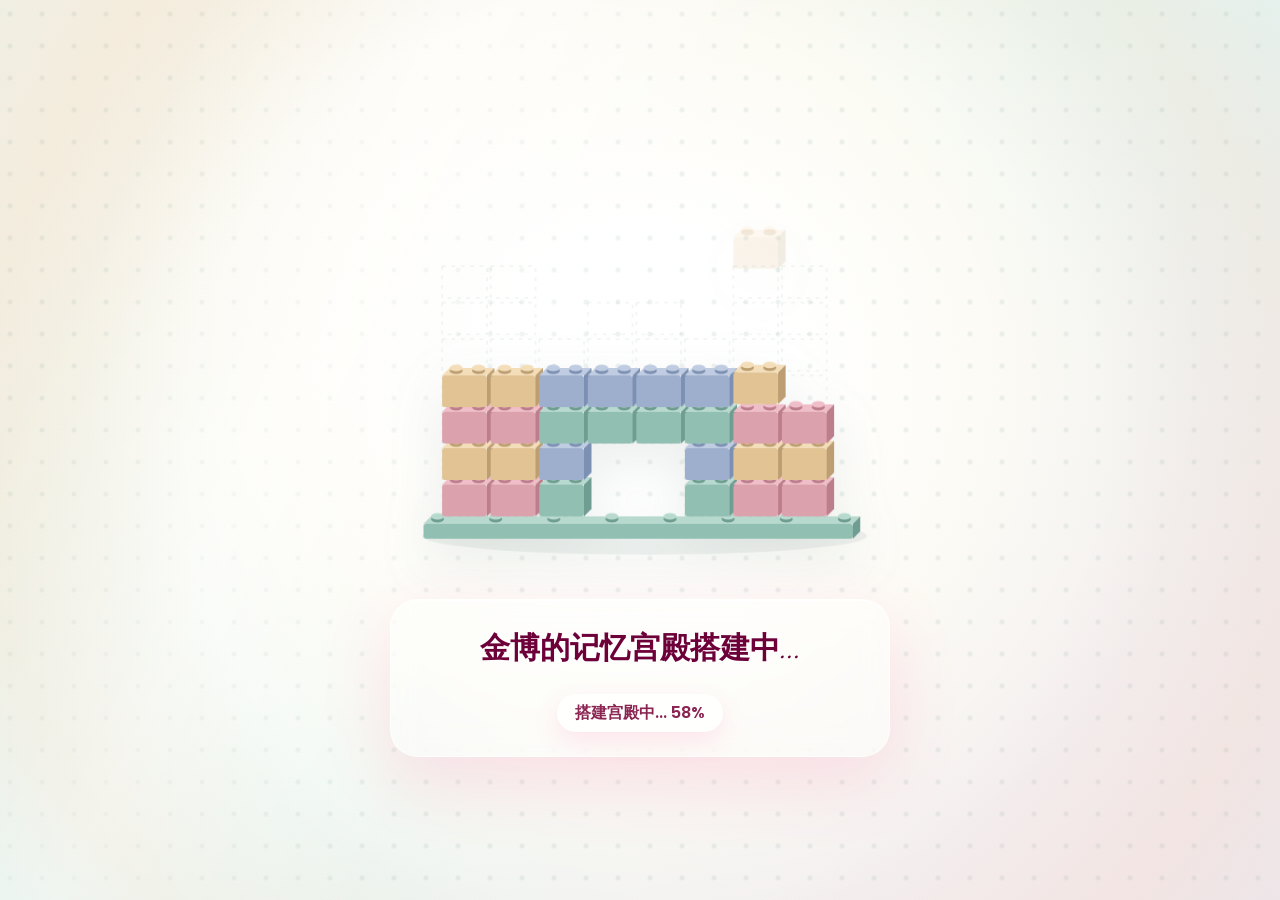
<file: index.html>
<!DOCTYPE html>
<html>

<head>
    <meta charset="utf-8">
    <meta http-equiv="X-UA-Compatible" content="IE=edge">
    <title>Always Following dxy</title>
    <meta name="description" content="">
    <meta name="viewport" content="width=device-width, initial-scale=1">
    <link rel="preconnect" href="https://fonts.googleapis.com">
    <link rel="preconnect" href="https://fonts.gstatic.com" crossorigin>
    <link href="https://fonts.googleapis.com/css2?family=Pacifico&family=Dancing+Script:wght@700&family=Poppins&display=swap" rel="stylesheet">
    <link rel="stylesheet" type="text/css" href="fliptimer/fliptimer.css">
    <script type="text/javascript" src="fliptimer/fliptimer.js"></script>
    <style>
        /* 原CSS文件内容开始 */
        * {
            margin: 0;
            padding: 0;
            box-sizing: border-box;
        }

        body,
        html {
            margin: 0;
            padding: 0;
            height: 100%;
            overflow: hidden;
        }

        body {
            font-family: 'Poppins', sans-serif;
        }

        /* 全屏 Loading 遮罩 */
        #loading-screen {
            position: fixed;
            top: 0;
            left: 0;
            width: 100%;
            height: 100%;
            background:
                radial-gradient(circle at 50% 42%, #ffffff 0 18%, rgba(255, 252, 245, 0.82) 42%, transparent 68%),
                linear-gradient(135deg, #fbf3e7 0%, #edf7f2 50%, #f8e9ee 100%);
            display: flex;
            justify-content: center;
            align-items: center;
            flex-direction: column;
            font-size: 2rem;
            font-weight: bold;
            color: #5e1230;
            z-index: 9999;
            overflow: hidden;
            /* 最后 0.3 秒淡出，包含在固定的 3 秒开场中。 */
            transition: opacity 0.3s ease-out, visibility 0.3s ease-out, transform 0.3s ease-out;
        }

        #loading-screen::before,
        #loading-screen::after {
            content: "";
            position: absolute;
            inset: -18%;
            pointer-events: none;
            z-index: 0;
        }

        #loading-screen::before {
            background:
                linear-gradient(115deg, transparent 0 22%, rgba(255, 255, 255, 0.58) 34%, transparent 47%),
                radial-gradient(circle, rgba(111, 155, 144, 0.12) 2px, transparent 3px) 0 0 / 32px 32px;
            animation: openingSheen 6s ease-in-out infinite;
        }

        #loading-screen::after {
            background:
                radial-gradient(circle at center, transparent 0 43%, rgba(210, 181, 137, 0.12) 62%, rgba(112, 189, 180, 0.08) 74%, transparent 76%);
            animation: openingHalo 4.8s ease-in-out infinite;
        }

        /* 隐藏 loading 画面 */
        #loading-screen.hidden {
            opacity: 0;
            visibility: hidden;
            transform: scale(1.02);
        }

        /* 包裹容器 */
        .loading-content {
            position: absolute;
            inset: 0;
            display: flex;
            flex-direction: column;
            align-items: center;
            justify-content: center;
            width: 100%;
            height: 100%;
            isolation: isolate;
            z-index: 1;
        }

        /* 积木宫殿与文字上下排列，搭建过程完整可见 */
        #palaceCanvas {
            width: min(80vw, 64vh, 560px);
            aspect-ratio: 5 / 4;
            display: block;
            margin-bottom: 8px;
            filter: drop-shadow(0 20px 26px rgba(111, 135, 126, 0.12));
        }

        /* 加载文字容器 */
        .loading-text {
            position: relative;
            text-align: center;
            width: min(82vw, 500px);
            padding: 28px 34px 24px;
            border: 1px solid rgba(255, 255, 255, 0.68);
            border-radius: 28px;
            background: rgba(255, 255, 255, 0.42);
            box-shadow: 0 24px 70px rgba(255, 66, 136, 0.14), inset 0 1px 0 rgba(255, 255, 255, 0.8);
            backdrop-filter: blur(12px);
            -webkit-backdrop-filter: blur(12px);
        }

        /* 主标题文字 - 使用更浪漫的手写字体 */
        .main-text {
            font-family: 'Dancing Script', 'Pacifico', cursive;
            font-size: clamp(1.5rem, 2.4vw, 1.9rem);
            color: #6d0039;
            font-weight: 700;
            margin-bottom: 14px;
            text-shadow: 0 8px 24px rgba(255, 255, 255, 0.9);
            letter-spacing: 0;
            white-space: normal;
            animation: textGlow 2.4s ease-in-out infinite;
        }

        /* 进度文字 */
        .progress-text {
            font-family: 'Poppins', sans-serif;
            position: relative;
            display: inline-flex;
            min-width: 148px;
            justify-content: center;
            padding: 9px 18px;
            border-radius: 999px;
            background: rgba(255, 255, 255, 0.74);
            color: #8b2451;
            font-size: clamp(0.86rem, 2vw, 1.02rem);
            font-weight: 600;
            line-height: 1.2;
            box-shadow: 0 10px 26px rgba(255, 80, 145, 0.13);
            text-shadow: 0 1px 2px rgba(255, 255, 255, 0.9);
        }

        @keyframes openingSheen {
            0%, 100% {
                transform: translateX(-5%) rotate(0.001deg);
                opacity: 0.55;
            }
            50% {
                transform: translateX(5%) rotate(0.001deg);
                opacity: 0.9;
            }
        }

        @keyframes openingHalo {
            0%, 100% {
                transform: scale(0.98);
                opacity: 0.64;
            }
            50% {
                transform: scale(1.06);
                opacity: 1;
            }
        }

        @keyframes textGlow {
            0%, 100% {
                filter: drop-shadow(0 0 0 rgba(255, 88, 148, 0));
            }
            50% {
                filter: drop-shadow(0 10px 18px rgba(255, 88, 148, 0.18));
            }
        }

        /* Loading 文字 */
        .loading-text {
            text-align: center;
        }

        /* 添加白色蒙版 */
        section::before {
            content: "";
            position: fixed;
            top: 0;
            left: 0;
            width: 100%;
            height: 100%;
            background: rgba(0, 0, 0, 0.2);
            z-index: 1;
        }

        /* 居中文字 */
        .overlay-div {
            width: 100%;
            position: fixed;
            top: 50%;
            left: 50%;
            transform: translate(-50%, -50%);
            color: rgb(255, 255, 255);
            z-index: 2;
            text-align: center;
            vertical-align: middle;
            display: flex;
            flex-direction: column;
            justify-content: center;
            align-items: center;
        }

        .overlay-text {
            font-weight: bold;
            font-size: 5vw;
        }

        .small-font {
            font-size: 2vw;
        }

        section {
            position: fixed;
            top: 0;
            left: 0;
            width: 100%;
            height: 100%;
            z-index: -1;
        }

        section {
            width: 100%;
            /* margin: 3vw auto; */
        }

        h1 {
            text-align: center;
            margin-bottom: 3vw;
            font-size: 3vw;
            text-transform: capitalize;
        }

        .images-gallery {
            position: relative;
            overflow: hidden;
            /* 隐藏滚动条 */
            height: 100vh;
        }

        /* 照片轨道：用 transform 整体上移，滚动不触发重排 */
        .gallery-track {
            position: absolute;
            top: 0;
            left: 0;
            width: 100%;
            will-change: transform;
        }

        /* 照片按预先算好的位置和尺寸绝对定位，加载前后不跳动 */
        .gallery-item {
            position: absolute;
            display: block;
            object-fit: cover;
            background: #f6dbe4;
        }

        @media screen and (max-width: 768px) {
            .overlay-text {
                font-size: 7vw;
            }
            .images-gallery {
                width: 100vw;
            }
            #palaceCanvas {
                width: min(88vw, 430px);
                max-width: 70vh;
            }
            .main-text {
                font-size: 1.82rem;
            }
            .progress-text {
                font-size: 0.92rem;
            }
        }

        @media screen and (max-width: 576px) {
            .overlay-text {
                font-size: 8vw;
            }
            .loading-content {
                width: 100vw;
            }
            #palaceCanvas {
                width: min(92vw, 360px, 70vh);
            }
            .loading-text {
                width: min(calc(100vw - 40px), 340px);
                padding: 18px 18px 17px;
                border-radius: 22px;
                background: rgba(255, 255, 255, 0.74);
                backdrop-filter: none;
                -webkit-backdrop-filter: none;
            }
            .main-text {
                font-size: clamp(1.2rem, 5vw, 1.34rem);
            }
            .progress-text {
                min-width: 128px;
                font-size: 0.84rem;
            }
        }
        /* 原CSS文件内容结束 */

        /* 原HTML中的style内容 */
        * {
            margin: 0;
            padding: 0;
            box-sizing: border-box;
            font-family: 'Poppins', 'Segoe UI', sans-serif;
        }
        
        :root {
            --primary: #ff3b8d;
            --secondary: #ff8cc6;
            --dark: #6d0039;
            --light: #fff9fb;
            --nav-height: 70px;
        }
        
        body {
            background: linear-gradient(135deg, #ffd8e9, #ffeef5);
            min-height: 100vh;
            color: #333;
            overflow-x: hidden;
            position: relative;
        }
        
        /* 导航栏样式 */
        .navbar {
            position: fixed;
            top: 0;
            left: 0;
            width: 100%;
            height: var(--nav-height);
            display: flex;
            align-items: center;
            justify-content: space-between;
            padding: 0 40px;
            background: rgba(255, 255, 255, 0.9);
            backdrop-filter: blur(10px);
            box-shadow: 0 5px 20px rgba(0, 0, 0, 0.1);
            z-index: 1000;
        }
        
        .logo {
            display: flex;
            align-items: center;
            gap: 12px;
            font-weight: 700;
            font-size: 1.4rem;
            color: var(--dark);
        }
        
        .logo-img {
            height: 45px;
            width: auto;
            border-radius: 8px;
        }
        
        .nav-links {
            display: flex;
            gap: 15px;
        }
        
        .nav-link {
            text-decoration: none;
            padding: 8px 18px;
            border-radius: 30px;
            font-weight: 500;
            color: var(--dark);
            transition: all 0.3s ease;
            background: rgba(255, 255, 255, 0.7);
            border: 1px solid rgba(0, 0, 0, 0.05);
        }
        
        .nav-link:hover, .nav-link.active {
            background: var(--primary);
            color: white;
        }
        
        /* 主内容区 */
        .container {
            padding-top: var(--nav-height);
            min-height: 100vh;
            display: flex;
            flex-direction: column;
            align-items: center;
            justify-content: center;
            padding: 30px;
            text-align: center;
        }
        
        #mainImage {
            width: 180px;
            height: 180px;
            margin-bottom: 30px;
            animation: float 3s ease-in-out infinite;
            filter: drop-shadow(0 10px 20px rgba(255, 59, 141, 0.4));
        }
        
        h1 {
            color: var(--dark);
            font-size: 2.8rem;
            margin-bottom: 40px;
            text-shadow: 0 2px 4px rgba(0,0,0,0.1);
        }
        
        .buttons {
            display: flex;
            gap: 30px;
            margin-top: 20px;
        }
        
        button {
            padding: 15px 40px;
            font-size: 1.4rem;
            font-weight: 600;
            border: none;
            border-radius: 50px;
            cursor: pointer;
            transition: all 0.3s ease;
            box-shadow: 0 5px 15px rgba(0,0,0,0.1);
        }
        
        #yes {
            background: var(--primary);
            color: white;
        }
        
        #yes:hover {
            background: var(--dark);
            transform: translateY(-5px);
            box-shadow: 0 10px 25px rgba(255, 59, 141, 0.5);
        }
        
        #no {
            background: #f5f5f5;
            color: #666;
        }
        
        #no:hover {
            background: #e0e0e0;
            transform: translateY(-5px);
        }
        
        /* 动画效果 */
        @keyframes float {
            0% { transform: translateY(0px) rotate(0deg); }
            50% { transform: translateY(-15px) rotate(5deg); }
            100% { transform: translateY(0px) rotate(0deg); }
        }
        
        @keyframes pulse {
            0% { transform: scale(1); }
            70% { transform: scale(1.1); }
            100% { transform: scale(1); }
        }
        
        /* 响应式设计 */
        @media (max-width: 768px) {
            :root {
                --nav-height: 142px;
            }

            .navbar {
                height: var(--nav-height);
                align-items: stretch;
                justify-content: center;
                flex-direction: column;
                gap: 8px;
                padding: 10px 14px;
            }

            .logo {
                justify-content: center;
                font-size: 1.05rem;
                gap: 8px;
            }

            .logo-img {
                height: 32px;
            }
            
            .nav-links {
                display: flex;
                flex-wrap: wrap;
                justify-content: center;
                gap: 8px;
                width: min(100%, 430px);
            }
            
            .nav-link {
                flex: 0 0 calc((100% - 16px) / 3); /* 固定 1/3 宽，始终 3 + 2 两行 */
                display: flex;
                align-items: center;
                justify-content: center;
                min-height: 34px;
                padding: 7px 4px;
                border-radius: 12px;
                font-size: min(0.82rem, 3.4vw);
                line-height: 1.15;
                text-align: center;
                white-space: nowrap;
            }
            
            h1 {
                font-size: 2.2rem;
            }
            
            #mainImage {
                width: 150px;
                height: 150px;
            }
            
            .buttons {
                gap: 20px;
            }
            
            button {
                padding: 12px 30px;
                font-size: 1.2rem;
            }
        }
        
        @media (max-width: 480px) {
            :root {
                --nav-height: 142px;
            }

            .navbar {
                padding: 10px 12px 12px;
                gap: 9px;
            }

            .logo span {
                display: inline;
                font-size: 0.95rem;
            }

            .nav-link {
                min-height: 34px;
                padding: 7px 4px;
                font-size: min(0.82rem, 3.4vw);
            }
            
            h1 {
                font-size: 1.8rem;
            }
            
            #mainImage {
                width: 120px;
                height: 120px;
            }
            
            .buttons {
                flex-direction: column;
                gap: 15px;
            }
        }
    </style>
</head>

<body>
    <nav class="navbar">
        <div class="logo">
            <img src="./images2/logo.png" alt="Logo" class="logo-img">
            <span>Always Following dxy</span>
        </div>
        <div class="nav-links">
            <a href="index.html" class="nav-link active">首页</a>
            <a href="game.html" class="nav-link">互动小游戏</a>
            <a href="heart.html" class="nav-link">瞅瞅金博的心脏</a>
            <a href="message.html" class="nav-link">给金博递纸条</a>
            <a href="fortune.html" class="nav-link">今日运势</a>
        </div>
    </nav>

    <div id="loading-screen">
        <div class="loading-content">
            <canvas id="palaceCanvas" aria-hidden="true"></canvas>
            <div class="loading-text">
                <div class="main-text">金博的记忆宫殿搭建中...</div>
                <div id="progress-text" class="progress-text" role="status">搭建宫殿中... 0%</div>
            </div>
        </div>
    </div>

    <div class="overlay-div">
        <div class="overlay-text">邂逅丁香鱼🥰</div>
        <div id="fliptimer" class="fliptimer"></div>
    </div>

    <section>
        <div class="images-gallery" id="images-gallery">
            <div class="gallery-track" id="gallery-track"></div>
        </div>
    </section>

    <script>
        var startTime = new Date("2026-09-28T20:57:00").getTime() / 1000 - 86400; // 目标时间
        let body = document.body;
        var flipdown = new FlipTimer(startTime).start()
        body.querySelector('#fliptimer').classList.toggle('fliptimer__theme-light');

        document.addEventListener("DOMContentLoaded", function () {
            const gallery = document.getElementById("images-gallery");
            const track = document.getElementById("gallery-track");
            const loadingScreen = document.getElementById("loading-screen");
            const shouldSkipIntro = new URLSearchParams(window.location.search).get("skipIntro") === "1";

            const isMobileViewport = window.matchMedia("(max-width: 768px)").matches;
            const scrollSpeed = isMobileViewport ? 18 : 42; // px/s
            let scrollPosition = 0; // 记录当前滚动位置
            let lastScrollTime = null;
            let isLoaded = false; // 是否已进入首页

            const canvas = document.getElementById("palaceCanvas");
            const ctx = canvas.getContext("2d");
            const canvasWidth = 600;
            const canvasHeight = 480;
            const dpr = Math.min(window.devicePixelRatio || 1, 1.5);
            canvas.width = canvasWidth * dpr;
            canvas.height = canvasHeight * dpr;
            ctx.setTransform(dpr, 0, 0, dpr, 0, 0);
            const reducedMotion = window.matchMedia("(prefers-reduced-motion: reduce)").matches;
            let progressValue = 0;
            let displayedProgress = -1;
            let isIntroAnimating = !shouldSkipIntro;
            let photosSettled = 0;
            let photosLoaded = 0;
            let loadingStartTime = performance.now();
            const loadingDuration = 3000; // 固定开场时长，不等待照片网络请求
            const introFadeDuration = 300; // 淡出也计入开场时长

            const blockColors = [
                { front: "#dba1ad", top: "#efbec8", side: "#bd7e8c" },
                { front: "#91bfb2", top: "#b8dace", side: "#709d91" },
                { front: "#e1c394", top: "#f4deb9", side: "#bd9e72" },
                { front: "#9eafcd", top: "#c0cce1", side: "#7b90b2" }
            ];
            const blocks = [];
            // 从地基向上搭起两座塔楼，中央留出宫殿入口。
            for (let row = 0; row < 7; row++) {
                for (let column = 0; column < 8; column++) {
                    const tower = column < 2 || column > 5;
                    if (row < 2 && (column === 3 || column === 4)) continue;
                    if (row > 4 && !tower && !(row === 5 && (column === 3 || column === 4))) continue;
                    blocks.push({
                        x: 88 + column * 52,
                        y: 366 - row * 39,
                        color: blockColors[tower ? (row % 2 === 0 ? 0 : 2) : (row % 2 === 0 ? 1 : 3)]
                    });
                }
            }

            function drawBlock(x, y, width, height, color, alpha = 1) {
                ctx.save();
                ctx.globalAlpha = alpha;
                ctx.fillStyle = color.top;
                ctx.beginPath();
                ctx.moveTo(x, y);
                ctx.lineTo(x + 8, y - 8);
                ctx.lineTo(x + width + 8, y - 8);
                ctx.lineTo(x + width, y);
                ctx.closePath();
                ctx.fill();
                ctx.fillStyle = color.side;
                ctx.beginPath();
                ctx.moveTo(x + width, y);
                ctx.lineTo(x + width + 8, y - 8);
                ctx.lineTo(x + width + 8, y + height - 8);
                ctx.lineTo(x + width, y + height);
                ctx.closePath();
                ctx.fill();
                ctx.fillStyle = color.front;
                ctx.beginPath();
                ctx.roundRect(x, y, width, height, 3);
                ctx.fill();
                // 顶部凸点让每一块都像真正的拼插积木。
                for (let stud = 0; stud < Math.min(8, Math.round(width / 24)); stud++) {
                    const studX = x + 15 + stud * (width - 24) / Math.max(1, Math.min(8, Math.round(width / 24)) - 1);
                    ctx.fillStyle = color.side;
                    ctx.beginPath();
                    ctx.ellipse(studX, y - 5, 7, 3.5, 0, 0, Math.PI * 2);
                    ctx.fill();
                    ctx.fillStyle = color.top;
                    ctx.beginPath();
                    ctx.ellipse(studX, y - 8, 7, 3.5, 0, 0, Math.PI * 2);
                    ctx.fill();
                }
                ctx.restore();
            }

            function drawPalace() {
                ctx.clearRect(0, 0, canvasWidth, canvasHeight);
                ctx.fillStyle = "rgba(100, 130, 119, 0.1)";
                ctx.beginPath();
                ctx.ellipse(305, 421, 238, 20, 0, 0, Math.PI * 2);
                ctx.fill();
                drawBlock(68, 408, 460, 16, blockColors[1]);
                // 淡淡的施工轮廓，随着积木落下被填满。
                ctx.save();
                ctx.strokeStyle = "rgba(129, 153, 144, 0.18)";
                ctx.setLineDash([4, 6]);
                blocks.forEach((block) => ctx.strokeRect(block.x, block.y, 48, 34));
                ctx.restore();
                const built = progressValue * blocks.length;
                blocks.forEach((block, index) => {
                    const local = Math.min(1, Math.max(0, built - index));
                    if (local <= 0) return;
                    const fall = reducedMotion ? 0 : Math.pow(1 - local, 3) * 125;
                    drawBlock(block.x, block.y - fall, 48, 34, block.color, Math.min(1, local * 3));
                });
                if (progressValue < 0.99 && !reducedMotion) {
                    const next = blocks[Math.floor(built)];
                    if (next) drawBlock(next.x, next.y - 145 + Math.sin(performance.now() / 450) * 5, 48, 34, next.color, 0.18);
                }
                // 最后一块落下后，宫殿入口亮起暖光。
                if (progressValue > 0.94) {
                    ctx.fillStyle = `rgba(241, 196, 104, ${(progressValue - 0.94) / 0.06 * 0.35})`;
                    ctx.beginPath();
                    ctx.roundRect(244, 329, 100, 72, [24, 24, 0, 0]);
                    ctx.fill();
                }
            }

            function revealGallery() {
                isIntroAnimating = false;
                loadingScreen.classList.add("hidden");
                isLoaded = true;
                requestAnimationFrame(autoScroll);
            }

            function renderIntro() {
                if (!isIntroAnimating) return;
                progressValue = Math.min(1, (performance.now() - loadingStartTime) / (loadingDuration - introFadeDuration));
                updateLoadingText(Math.floor(progressValue * 100));
                drawPalace();
                if (progressValue < 1) {
                    requestAnimationFrame(renderIntro);
                    return;
                }
                finishIntro();
            }

            function finishIntro() {
                if (!isIntroAnimating) return;
                progressValue = 1;
                updateLoadingText(100);
                drawPalace();
                revealGallery();
            }

            // 照片高宽比（images/photo1.jpg ~ photoN.jpg），用于加载前就排好版，避免图片加载后跳动
            const PHOTO_RATIOS = [
                1.333, 0.750, 0.751, 1.000, 1.333, 1.333, 1.333, 1.333, 1.332, 1.332, 1.333, 1.333, 1.501, 1.333, 1.332, 1.333, 1.333, 1.332, 1.333, 1.332, 1.335, 1.333, 1.333, 1.357, 1.333, 0.734, 1.332, 1.333, 1.333, 1.332, 1.333, 1.332, 0.738, 1.333, 0.750, 0.751, 1.333, 0.861, 1.333
            ];
            const photoUrls = PHOTO_RATIOS.map((_, i) => `./images/photo${i + 1}.jpg`);
            const GALLERY_GAP = 2; // 照片间距 px
            const BUFFER_SCREENS = 2; // 提前排好下方两屏，留足加载和解码时间

            let columnCount = 3;
            let columnWidth = 0;
            let columnHeights = [];
            let viewportHeight = 0;
            let galleryItems = []; // 屏幕内及下方缓冲区的照片：{ index, bottom, el }
            const lastShownAt = new Array(photoUrls.length).fill(0);
            let placedCount = 0;
            const photoCache = new Map(); // 保留预加载图片，复用浏览器缓存和解码结果

            function photoSource(index) {
                // 手机固定使用 600px 版本；桌面根据显示尺寸选择，预加载与实际展示使用相同 URL。
                const useThumbnail = window.matchMedia("(max-width: 768px)").matches ||
                    columnWidth * (window.devicePixelRatio || 1) <= 600;
                return useThumbnail ? photoUrls[index].replace("/images/", "/images/thumb/") : photoUrls[index];
            }

            function preloadPhoto(index) {
                const source = photoSource(index);
                if (photoCache.has(source)) return photoCache.get(source).promise;
                const image = new Image();
                image.decoding = "async";
                const entry = { image, status: "loading", promise: null };
                entry.promise = new Promise((resolve) => {
                    image.onload = async () => {
                        try {
                            await image.decode();
                            entry.status = "ready";
                            resolve(true);
                        } catch {
                            entry.status = "error";
                            resolve(false);
                        }
                    };
                    image.onerror = () => {
                        entry.status = "error";
                        resolve(false);
                    };
                    image.src = source;
                });
                photoCache.set(source, entry);
                return entry.promise;
            }

            async function preloadPhotos() {
                const initial = [...new Set(galleryItems.map((item) => item.index))];
                const queue = [...initial, ...photoUrls.map((_, index) => index).filter((index) => !initial.includes(index))];
                let cursor = 0;
                async function worker() {
                    while (cursor < queue.length) {
                        const index = queue[cursor++];
                        if (await preloadPhoto(index)) photosLoaded++;
                        photosSettled++;
                    }
                }
                await Promise.all(Array.from({ length: 4 }, worker));
                if (photosLoaded > 0 && photosLoaded < photoUrls.length) {
                    // 个别照片失败时，重新用已缓存的照片排版，避免空白或损坏图片。
                    lastGalleryWidth = 0;
                    relayoutGallery();
                }
                // 在后台提前完成画廊节点解码，不阻塞固定时长的开场。
                await Promise.all(galleryItems.map((item) => item.el.decode().catch(() => {})));
            }

            // 手机端两列，电脑端三列；新照片从当前滚动位置开始排
            function layoutColumns() {
                columnCount = window.matchMedia("(max-width: 768px)").matches ? 2 : 3;
                columnWidth = (gallery.clientWidth - GALLERY_GAP * (columnCount - 1)) / columnCount;
                columnHeights = new Array(columnCount).fill(scrollPosition);
                viewportHeight = gallery.clientHeight;
            }

            // **选图：排除所有还在页面上的照片，再从最久没出现过的一半里随机挑，保证同屏不重复**
            function pickPhoto() {
                const onPage = new Set(galleryItems.map((item) => item.index));
                const available = photoUrls.map((_, i) => i).filter((i) => photoCache.get(photoSource(i))?.status !== "error");
                let candidates = available.filter((i) => !onPage.has(i));
                if (candidates.length === 0) candidates = available;
                candidates.sort((a, b) => lastShownAt[a] - lastShownAt[b]);
                const pool = candidates.slice(0, Math.max(1, Math.ceil(candidates.length / 2)));
                return pool[Math.floor(Math.random() * pool.length)];
            }

            // 新照片总是放进当前最短的一列，这样照片出现顺序和它在屏幕上的上下位置一致
            function addPhoto() {
                const column = columnHeights.indexOf(Math.min(...columnHeights));
                const index = pickPhoto();
                const top = columnHeights[column];
                const height = Math.round(columnWidth * PHOTO_RATIOS[index]);

                const img = document.createElement("img");
                img.className = "gallery-item";
                img.src = photoSource(index);
                img.alt = "";
                img.decoding = "async";
                img.loading = "eager";
                img.fetchPriority = isLoaded ? "auto" : "high";
                img.style.left = `${column * (columnWidth + GALLERY_GAP)}px`;
                img.style.top = `${top}px`;
                img.style.width = `${columnWidth}px`;
                img.style.height = `${height}px`;
                track.appendChild(img);
                // 窗口变宽需要更清晰的版本时，同样提前缓存。
                if (isLoaded) preloadPhoto(index);

                galleryItems.push({ index, bottom: top + height, el: img });
                columnHeights[column] = top + height + GALLERY_GAP;
                lastShownAt[index] = ++placedCount;
            }

            // 补齐屏幕下方的照片，回收已经滚出顶部的照片
            function fillGallery() {
                if (photosSettled === photoUrls.length && photosLoaded === 0) return;
                const targetBottom = scrollPosition + viewportHeight * (1 + BUFFER_SCREENS);
                while (Math.min(...columnHeights) < targetBottom) addPhoto();

                if (galleryItems.length && galleryItems[0].bottom < scrollPosition) {
                    galleryItems = galleryItems.filter((item) => {
                        if (item.bottom >= scrollPosition) return true;
                        item.el.remove();
                        return false;
                    });
                }
            }

            // 宽度变化（旋转屏幕等）时从当前位置重新排版；仅高度变化（手机地址栏收起）只更新缓冲高度
            let lastGalleryWidth = 0;
            function relayoutGallery() {
                if (gallery.clientWidth === lastGalleryWidth) {
                    viewportHeight = gallery.clientHeight;
                    return;
                }
                lastGalleryWidth = gallery.clientWidth;
                galleryItems.forEach((item) => item.el.remove());
                galleryItems = [];
                layoutColumns();
                fillGallery();
            }

            let resizeTimer = null;
            window.addEventListener("resize", () => {
                clearTimeout(resizeTimer);
                resizeTimer = setTimeout(relayoutGallery, 200);
            });

            // **更新加载文本**
            function updateLoadingText(percent) {
                if (displayedProgress === percent) return;
                displayedProgress = percent;
                const progressText = document.getElementById("progress-text");
                if (progressText) {
                    progressText.textContent = percent >= 100 ? "宫殿搭好啦 100%" : `搭建宫殿中... ${percent}%`;
                }
            }

            // 首屏先请求，再以四路并发预加载相册的其余照片。
            function initializeGallery() {
                relayoutGallery();
                loadingStartTime = performance.now();
                preloadPhotos();
                if (shouldSkipIntro) {
                    revealGallery();
                } else {
                    setTimeout(finishIntro, loadingDuration - introFadeDuration);
                }
            }

            // **2. 自动滚动：只移动轨道，顺带补图和回收**
            function autoScroll() {
                if (!isLoaded) return; // 开场结束前不滚动

                const now = performance.now();
                if (lastScrollTime === null) {
                    lastScrollTime = now;
                }
                const deltaSeconds = Math.min((now - lastScrollTime) / 1000, 0.05);
                lastScrollTime = now;

                const nextPosition = scrollPosition + scrollSpeed * deltaSeconds;
                const hasPendingPhoto = galleryItems.some((item) => {
                    const top = parseFloat(item.el.style.top);
                    return item.bottom > scrollPosition && top < nextPosition + viewportHeight + 100 &&
                        (!item.el.complete || item.el.naturalWidth === 0);
                });
                // 返回首页或旋转屏幕后，等即将入屏的图片准备好再滚动。
                if (!hasPendingPhoto) scrollPosition = nextPosition;
                track.style.transform = `translate3d(0, ${-scrollPosition}px, 0)`;
                fillGallery();

                requestAnimationFrame(autoScroll);
            }

            initializeGallery(); // 提前加载照片
            drawPalace();
            requestAnimationFrame(renderIntro);
        });
    </script>
</body>

</html>
</file>
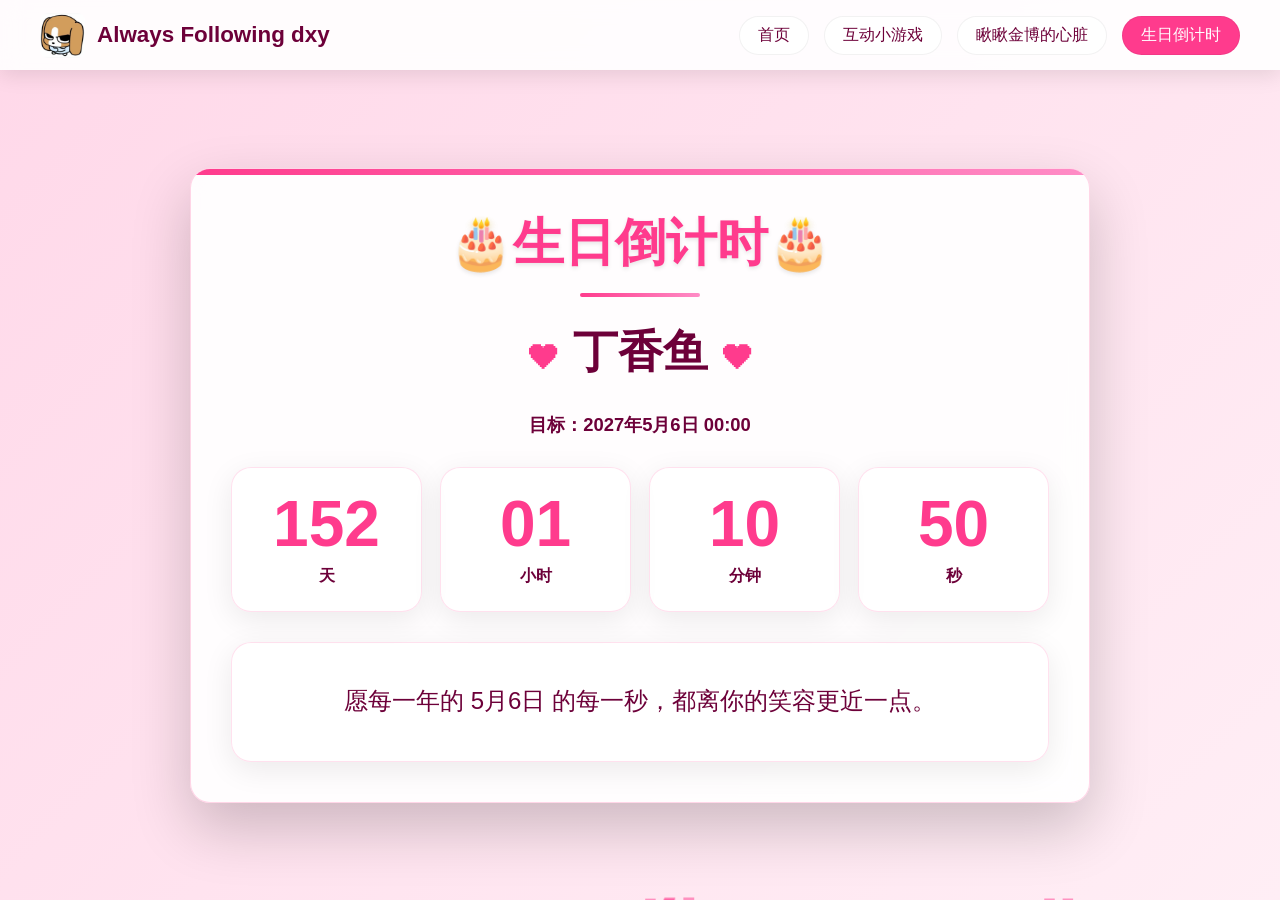
<file: birthday-countdown.html>
<!DOCTYPE html>
<html lang="zh-CN">
<head>
  <meta charset="UTF-8">
  <meta name="viewport" content="width=device-width, initial-scale=1.0">
  <title>生日倒计时 | Always Following dxy</title>
  <style>
    * {
      margin: 0;
      padding: 0;
      box-sizing: border-box;
      font-family: 'Poppins', 'Segoe UI', sans-serif;
    }

    :root {
      --primary: #ff3b8d;
      --secondary: #ff8cc6;
      --dark: #6d0039;
      --light: #fff9fb;
      --nav-height: 70px;
    }

    body {
      min-height: 100vh;
      color: #333;
      background: linear-gradient(135deg, #ffd8e9, #ffeef5);
      overflow-x: hidden;
      position: relative;
    }

    .navbar {
      position: fixed;
      top: 0;
      left: 0;
      width: 100%;
      height: var(--nav-height);
      display: flex;
      align-items: center;
      justify-content: space-between;
      padding: 0 40px;
      background: rgba(255, 255, 255, 0.9);
      backdrop-filter: blur(10px);
      box-shadow: 0 5px 20px rgba(0, 0, 0, 0.1);
      z-index: 1000;
    }

    .logo {
      display: flex;
      align-items: center;
      gap: 12px;
      font-weight: 700;
      font-size: 1.4rem;
      color: var(--dark);
    }

    .logo-img {
      height: 45px;
      width: auto;
      border-radius: 8px;
    }

    .nav-links {
      display: flex;
      gap: 15px;
    }

    .nav-link {
      text-decoration: none;
      padding: 8px 18px;
      border-radius: 30px;
      font-weight: 500;
      color: var(--dark);
      transition: all 0.3s ease;
      background: rgba(255, 255, 255, 0.7);
      border: 1px solid rgba(0, 0, 0, 0.05);
    }

    .nav-link:hover,
    .nav-link.active {
      background: var(--primary);
      color: #fff;
    }

    .container {
      min-height: 100vh;
      padding: calc(var(--nav-height) + 30px) 30px 30px;
      display: flex;
      align-items: center;
      justify-content: center;
      text-align: center;
      position: relative;
      z-index: 2;
    }

    .card {
      width: 100%;
      max-width: 900px;
      padding: 40px;
      background: rgba(255, 255, 255, 0.92);
      backdrop-filter: blur(12px);
      border-radius: 20px;
      box-shadow: 0 25px 60px rgba(0, 0, 0, 0.2);
      border: 1px solid rgba(255, 59, 141, 0.2);
      position: relative;
      overflow: hidden;
    }

    .card::before {
      content: "";
      position: absolute;
      top: 0;
      left: 0;
      width: 100%;
      height: 6px;
      background: linear-gradient(90deg, var(--primary), var(--secondary));
    }

    .birthday-title {
      color: var(--primary);
      font-size: 3.2rem;
      margin-bottom: 15px;
      text-shadow: 0 2px 4px rgba(0, 0, 0, 0.1);
    }

    .birthday-title::after {
      content: "";
      display: block;
      width: 120px;
      height: 4px;
      margin: 15px auto;
      border-radius: 2px;
      background: linear-gradient(90deg, var(--primary), var(--secondary));
    }

    .birthday-girl {
      font-size: 2.8rem;
      color: var(--dark);
      margin: 10px 0 30px;
      font-weight: 700;
      display: inline-block;
    }

    .birthday-girl::before,
    .birthday-girl::after {
      content: "❤";
      color: var(--primary);
      margin: 0 15px;
      font-size: 1.8rem;
    }

    .target-text {
      margin-bottom: 28px;
      color: var(--dark);
      font-size: 1.15rem;
      font-weight: 600;
    }

    .timer {
      display: grid;
      grid-template-columns: repeat(4, minmax(0, 1fr));
      gap: 18px;
      margin: 30px 0;
    }

    .unit {
      padding: 24px 14px;
      border-radius: 20px;
      background: rgba(255, 255, 255, 0.72);
      border: 1px solid rgba(255, 59, 141, 0.15);
      box-shadow: 0 8px 30px rgba(0, 0, 0, 0.08);
    }

    .value {
      font-variant-numeric: tabular-nums;
      color: var(--primary);
      font-size: clamp(2.2rem, 6vw, 4rem);
      font-weight: 800;
      line-height: 1;
    }

    .label {
      margin-top: 10px;
      color: var(--dark);
      font-size: 1rem;
      font-weight: 600;
    }

    .message-container {
      margin: 30px 0 0;
      padding: 26px;
      min-height: 120px;
      display: flex;
      align-items: center;
      justify-content: center;
      background: rgba(255, 255, 255, 0.7);
      backdrop-filter: blur(5px);
      border-radius: 20px;
      box-shadow: 0 8px 30px rgba(0, 0, 0, 0.08);
      border: 1px solid rgba(255, 59, 141, 0.15);
    }

    .message {
      color: var(--dark);
      font-size: 1.5rem;
      line-height: 1.7;
      font-weight: 500;
      white-space: pre-line;
    }

    .sr-only {
      position: absolute;
      width: 1px;
      height: 1px;
      padding: 0;
      margin: -1px;
      overflow: hidden;
      clip: rect(0, 0, 0, 0);
      white-space: nowrap;
      border: 0;
    }

    .hearts-container {
      position: fixed;
      top: 0;
      left: 0;
      width: 100%;
      height: 100%;
      pointer-events: none;
      z-index: 1;
      overflow: hidden;
    }

    .floating-heart {
      position: absolute;
      bottom: -40px;
      color: var(--primary);
      opacity: 0.5;
      animation: floatHeart linear infinite;
    }

    @keyframes floatHeart {
      0% {
        transform: translateY(0) rotate(0deg);
        opacity: 0;
      }
      12% {
        opacity: 0.6;
      }
      100% {
        transform: translateY(-115vh) rotate(360deg);
        opacity: 0;
      }
    }

    @media (max-width: 768px) {
      .navbar {
        padding: 0 15px;
      }

      .nav-links {
        gap: 8px;
      }

      .nav-link {
        padding: 6px 10px;
        font-size: 0.9rem;
      }

      .logo span {
        display: none;
      }

      .card {
        padding: 30px 18px;
      }

      .birthday-title {
        font-size: 2.2rem;
      }

      .birthday-girl {
        font-size: 2rem;
      }

      .timer {
        grid-template-columns: repeat(2, minmax(0, 1fr));
      }

      .message {
        font-size: 1.2rem;
      }
    }
  </style>
</head>
<body>
  <nav class="navbar">
    <div class="logo">
      <img src="./images2/logo.png" alt="Logo" class="logo-img">
      <span>Always Following dxy</span>
    </div>
    <div class="nav-links">
      <a href="index.html?skipIntro=1" class="nav-link">首页</a>
      <a href="game.html" class="nav-link">互动小游戏</a>
      <a href="heart.html" class="nav-link">瞅瞅金博的心脏</a>
      <a href="birthday-countdown.html" class="nav-link active" data-festival-link>生日倒计时</a>
    </div>
  </nav>

  <div class="hearts-container" id="heartsContainer" aria-hidden="true"></div>

  <main class="container">
    <section class="card" aria-labelledby="title">
      <h1 class="birthday-title" id="title">🎂生日倒计时🎂</h1>
      <div class="birthday-girl">丁香鱼</div>
      <p class="target-text" id="untilText">目标：--</p>

      <div class="timer" aria-live="polite" aria-atomic="true">
        <div class="unit">
          <div class="value" id="days">00</div>
          <div class="label">天</div>
        </div>
        <div class="unit">
          <div class="value" id="hours">00</div>
          <div class="label">小时</div>
        </div>
        <div class="unit">
          <div class="value" id="minutes">00</div>
          <div class="label">分钟</div>
        </div>
        <div class="unit">
          <div class="value" id="seconds">00</div>
          <div class="label">秒</div>
        </div>
        <span class="sr-only" id="srAnnouncer"></span>
      </div>

      <div class="message-container">
        <div class="message" id="message"></div>
      </div>

    </section>
  </main>

  <script src="./festival-links.js"></script>
  <script>
    const pad2 = (n) => String(n).padStart(2, '0');
    const elDays = document.getElementById('days');
    const elHours = document.getElementById('hours');
    const elMinutes = document.getElementById('minutes');
    const elSeconds = document.getElementById('seconds');
    const elUntil = document.getElementById('untilText');
    const elAnnounce = document.getElementById('srAnnouncer');
    const elMessage = document.getElementById('message');
    const BIRTHDAY = {
      month: 5,
      date: 6,
      hour: 0,
      minute: 0,
      storageKey: 'birthday_countdown_target_05_06'
    };

    const birthdayMonthIndex = BIRTHDAY.month - 1;
    const birthdayLabel = `${BIRTHDAY.month}月${BIRTHDAY.date}日`;

    function isBirthday(date = new Date()) {
      return date.getMonth() === birthdayMonthIndex && date.getDate() === BIRTHDAY.date;
    }

    if (isBirthday()) {
      window.location.replace('birthday.html');
    }

    function getBirthdayTarget() {
      const now = new Date();
      let target = new Date(now.getFullYear(), birthdayMonthIndex, BIRTHDAY.date, BIRTHDAY.hour, BIRTHDAY.minute, 0);
      if (now >= target) {
        target = new Date(now.getFullYear() + 1, birthdayMonthIndex, BIRTHDAY.date, BIRTHDAY.hour, BIRTHDAY.minute, 0);
      }
      return target;
    }

    function formatTarget(d) {
      return `${d.getFullYear()}年${birthdayLabel} ${pad2(BIRTHDAY.hour)}:${pad2(BIRTHDAY.minute)}`;
    }

    function loadTarget() {
      const saved = localStorage.getItem(BIRTHDAY.storageKey);
      if (saved) {
        const savedDate = new Date(saved);
        if (!Number.isNaN(+savedDate) && savedDate > new Date()) {
          return savedDate;
        }
      }
      const target = getBirthdayTarget();
      localStorage.setItem(BIRTHDAY.storageKey, target.toISOString());
      return target;
    }

    elMessage.textContent = `愿每一年的 ${birthdayLabel} 的每一秒，都离你的笑容更近一点。`;

    let target = loadTarget();
    let lastAnnounced = '';

    function render() {
      const now = new Date();
      const diff = Math.max(0, target - now);
      const totalSec = Math.floor(diff / 1000);
      const days = Math.floor(totalSec / 86400);
      const hours = Math.floor((totalSec % 86400) / 3600);
      const minutes = Math.floor((totalSec % 3600) / 60);
      const seconds = totalSec % 60;

      elDays.textContent = String(days).padStart(2, '0');
      elHours.textContent = pad2(hours);
      elMinutes.textContent = pad2(minutes);
      elSeconds.textContent = pad2(seconds);
      elUntil.textContent = `目标：${formatTarget(target)}`;

      const announceKey = `${days}-${hours}-${minutes}-${Math.floor(seconds / 5)}`;
      if (announceKey !== lastAnnounced) {
        lastAnnounced = announceKey;
        elAnnounce.textContent = `生日倒计时剩余 ${days} 天 ${hours} 小时 ${minutes} 分钟 ${seconds} 秒`;
      }
    }

    function createFloatingHearts() {
      const container = document.getElementById('heartsContainer');
      for (let i = 0; i < 18; i++) {
        const heart = document.createElement('div');
        heart.className = 'floating-heart';
        heart.textContent = '❤';
        heart.style.left = `${Math.random() * 100}%`;
        heart.style.fontSize = `${18 + Math.random() * 26}px`;
        heart.style.animationDuration = `${8 + Math.random() * 10}s`;
        heart.style.animationDelay = `${Math.random() * 8}s`;
        container.appendChild(heart);
      }
    }

    createFloatingHearts();
    render();
    setInterval(render, 1000);
  </script>
</body>
</html>
</file>
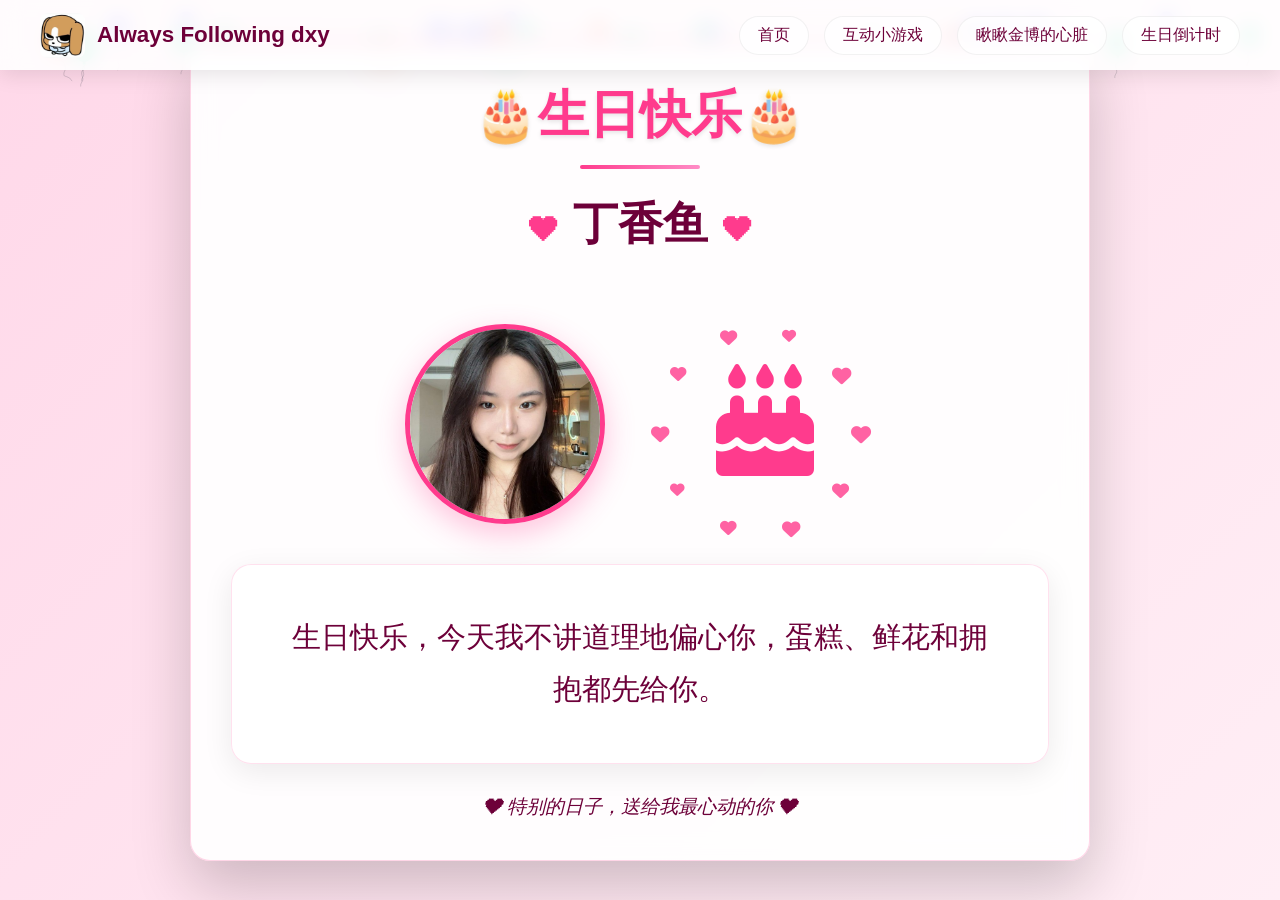
<file: birthday.html>
<!DOCTYPE html>
<html lang="zh-CN">
<head>
  <meta charset="UTF-8">
  <meta name="viewport" content="width=device-width, initial-scale=1.0">
  <title>生日快乐 | Always Following dxy</title>
  <link rel="stylesheet" href="https://cdnjs.cloudflare.com/ajax/libs/font-awesome/6.4.0/css/all.min.css">
  <style>
    * {
      margin: 0;
      padding: 0;
      box-sizing: border-box;
      font-family: 'Poppins', 'Segoe UI', sans-serif;
    }
    
    :root {
      --primary: #ff3b8d;
      --secondary: #ff8cc6;
      --dark: #6d0039;
      --light: #fff9fb;
      --nav-height: 70px;
    }
    
    body {
      background: linear-gradient(135deg, #ffd8e9, #ffeef5);
      min-height: 100vh;
      color: #333;
      overflow-x: hidden;
      position: relative;
    }
    
    /* 导航栏样式 */
    .navbar {
      position: fixed;
      top: 0;
      left: 0;
      width: 100%;
      height: var(--nav-height);
      display: flex;
      align-items: center;
      justify-content: space-between;
      padding: 0 40px;
      background: rgba(255, 255, 255, 0.9);
      backdrop-filter: blur(10px);
      box-shadow: 0 5px 20px rgba(0, 0, 0, 0.1);
      z-index: 1000;
    }
    
    .logo {
      display: flex;
      align-items: center;
      gap: 12px;
      font-weight: 700;
      font-size: 1.4rem;
      color: var(--dark);
    }
    
    .logo-img {
      height: 45px;
      width: auto;
      border-radius: 8px;
    }
    
    .nav-links {
      display: flex;
      gap: 15px;
    }
    
    .nav-link {
      text-decoration: none;
      padding: 8px 18px;
      border-radius: 30px;
      font-weight: 500;
      color: var(--dark);
      transition: all 0.3s ease;
      background: rgba(255, 255, 255, 0.7);
      border: 1px solid rgba(0, 0, 0, 0.05);
    }
    
    .nav-link:hover, .nav-link.active {
      background: var(--primary);
      color: white;
    }
    
    /* 主内容区 */
    .container {
      padding-top: var(--nav-height);
      min-height: 100vh;
      display: flex;
      flex-direction: column;
      align-items: center;
      justify-content: center;
      padding: 30px;
      text-align: center;
      position: relative;
    }
    
    .card {
      background: rgba(255, 255, 255, 0.92);
      backdrop-filter: blur(12px);
      border-radius: 20px;
      width: 100%;
      max-width: 900px; /* 增加卡片宽度 */
      padding: 40px;
      text-align: center;
      box-shadow: 0 25px 60px rgba(0, 0, 0, 0.2);
      border: 1px solid rgba(255, 59, 141, 0.2);
      position: relative;
      overflow: hidden;
      z-index: 2;
    }
    
    .card::before {
      content: "";
      position: absolute;
      top: 0;
      left: 0;
      width: 100%;
      height: 6px;
      background: linear-gradient(90deg, var(--primary), var(--secondary));
    }
    
    .birthday-title {
      color: var(--primary);
      font-size: 3.2rem;
      margin-bottom: 15px;
      position: relative;
      text-shadow: 0 2px 4px rgba(0, 0, 0, 0.1);
    }
    
    .birthday-title::after {
      content: "";
      display: block;
      width: 120px;
      height: 4px;
      background: linear-gradient(90deg, var(--primary), var(--secondary));
      margin: 15px auto;
      border-radius: 2px;
    }
    
    .birthday-girl {
      font-size: 2.8rem;
      color: var(--dark);
      margin: 10px 0 30px;
      font-weight: 700;
      position: relative;
      display: inline-block;
    }
    
    .birthday-girl::before, .birthday-girl::after {
      content: "❤";
      color: var(--primary);
      margin: 0 15px;
      font-size: 1.8rem;
    }
    
    /* 内容展示区域 - 蛋糕和照片平行排列 */
    .content-section {
      display: flex;
      justify-content: center;
      align-items: center;
      gap: 50px;
      margin: 30px 0;
      flex-wrap: wrap;
    }
    
    .photo-container {
      width: 200px;
      height: 200px;
      border-radius: 50%;
      overflow: hidden;
      border: 5px solid var(--primary);
      box-shadow: 0 10px 30px rgba(255, 59, 141, 0.3);
      position: relative;
      animation: float 3s ease-in-out infinite;
    }
    
    .photo-container img {
      width: 100%;
      height: 100%;
      object-fit: cover;
    }
    
    .cake-container {
      position: relative;
      width: 220px;
      height: 220px;
      display: flex;
      align-items: center;
      justify-content: center;
    }
    
    .cake {
      font-size: 7rem;
      position: relative;
      z-index: 2;
      animation: float 3s ease-in-out infinite;
      color: var(--primary);
    }
    
    .message-container {
      background: rgba(255, 255, 255, 0.7);
      backdrop-filter: blur(5px);
      border-radius: 20px;
      padding: 30px;
      margin: 30px 0;
      box-shadow: 0 8px 30px rgba(0, 0, 0, 0.08);
      border: 1px solid rgba(255, 59, 141, 0.15);
      min-height: 200px;
      display: flex;
      align-items: center;
      justify-content: center;
    }
    
    .message {
      font-size: 1.8rem;
      line-height: 1.8;
      font-weight: 500;
      color: var(--dark);
      min-height: 100px;
      display: flex;
      align-items: center;
      justify-content: center;
      padding: 10px 20px;
      opacity: 0;
      transform: translateY(20px);
      transition: all 0.8s ease;
    }
    
    .message.active {
      opacity: 1;
      transform: translateY(0);
    }
    
    .footer-note {
      margin-top: 30px;
      font-size: 1.2rem;
      color: var(--dark);
      font-style: italic;
    }
    
    /* 气球样式 */
    .balloons-container {
      position: fixed;
      top: 0;
      left: 0;
      width: 100%;
      height: 100%;
      pointer-events: none;
      z-index: 1;
    }
    
    .balloon {
      position: absolute;
      width: 100px;
      height: 120px;
      background-size: contain;
      background-repeat: no-repeat;
      background-position: center;
      animation: floatBalloon linear infinite;
    }
    
    @keyframes floatBalloon {
      0% {
        transform: translateY(100vh) translateX(0px);
      }
      100% {
        transform: translateY(-100px) translateX(20px);
      }
    }
    
    /* 动画效果 */
    @keyframes float {
      0% { transform: translateY(0px) rotate(0deg); }
      50% { transform: translateY(-15px) rotate(5deg); }
      100% { transform: translateY(0px) rotate(0deg); }
    }
    
    @keyframes pulse {
      0% { transform: scale(1); }
      70% { transform: scale(1.1); }
      100% { transform: scale(1); }
    }
    
    @keyframes fall {
      to {
        transform: translateY(100vh) rotate(720deg);
        opacity: 0;
      }
    }
    
    /* 爱心动画 */
    .heart {
      position: absolute;
      font-size: 1.8rem;
      color: var(--primary);
      animation: rotate 15s linear infinite;
      opacity: 0.8;
      z-index: 1;
    }
    
    .hearts-container {
      position: absolute;
      top: 0;
      left: 0;
      width: 100%;
      height: 100%;
      pointer-events: none;
      z-index: 1;
    }
    
    /* 彩色纸屑 */
    .confetti {
      position: absolute;
      width: 12px;
      height: 12px;
      background-color: var(--primary);
      animation: fall linear forwards;
      top: -20px;
      z-index: 0;
    }
    
    /* 响应式设计 */
    @media (max-width: 768px) {
      .navbar {
        padding: 0 20px;
      }
      
      .nav-links {
        gap: 8px;
      }
      
      .nav-link {
        padding: 6px 12px;
        font-size: 0.9rem;
      }
      
      .card {
        padding: 30px 20px;
        max-width: 95%;
      }
      
      .birthday-title {
        font-size: 2.4rem;
      }
      
      .birthday-girl {
        font-size: 2.2rem;
      }
      
      .content-section {
        flex-direction: column;
        gap: 30px;
      }
      
      .photo-container {
        width: 150px;
        height: 150px;
      }
      
      .cake-container {
        width: 150px;
        height: 150px;
      }
      
      .cake {
        font-size: 5rem;
      }
      
      .message-container {
        padding: 20px;
      }
      
      .message {
        font-size: 1.4rem;
      }
    }
    
    @media (max-width: 480px) {
      .logo span {
        display: none;
      }
      
      .birthday-title {
        font-size: 2rem;
      }
      
      .birthday-girl {
        font-size: 1.8rem;
      }
      
      .photo-container {
        width: 120px;
        height: 120px;
      }
      
      .cake-container {
        width: 120px;
        height: 120px;
      }
      
      .cake {
        font-size: 4rem;
      }
    }
  </style>
</head>
<body>
  <!-- 导航栏 -->
  <nav class="navbar">
    <div class="logo">
      <img src="./images2/logo.png" alt="Logo" class="logo-img">
      <span>Always Following dxy</span>
    </div>
    <div class="nav-links">
      <a href="index.html?skipIntro=1" class="nav-link">首页</a>
      <a href="game.html" class="nav-link">互动小游戏</a>
      <a href="heart.html" class="nav-link">瞅瞅金博的心脏</a>
      <a href="birthday-countdown.html" class="nav-link" data-festival-link>生日倒计时</a>
    </div>
  </nav>

  <!-- 气球容器 -->
  <div class="balloons-container" id="balloonsContainer"></div>

  <!-- 主内容区 -->
  <div class="container">
    <div class="card">
      <h1 class="birthday-title">🎂生日快乐🎂</h1>
      <div class="birthday-girl">丁香鱼</div>
      
      <!-- 内容展示区域 - 蛋糕和照片平行排列 -->
      <div class="content-section">
        <!-- 照片展示区域 -->
        <div class="photo-container">
          <img src="img/selfphoto.jpg" alt="丁香鱼" id="birthdayPhoto">
        </div>
        
        <!-- 蛋糕区域 -->
        <div class="cake-container">
          <div class="hearts-container" id="heartsContainer"></div>
          <div class="cake">
            <i class="fas fa-birthday-cake"></i>
          </div>
        </div>
      </div>
      
      <div class="message-container">
        <div class="message" id="currentMessage">今天的主角，是我最偏爱的你。生日快乐。</div>
      </div>
      
      <div class="footer-note">
        ❤ 特别的日子，送给我最心动的你 ❤
      </div>
    </div>
  </div>
  
  <script src="./festival-links.js"></script>
  <script>
    // 创建气球
    function createBalloons() {
      const container = document.getElementById('balloonsContainer');
      const balloonTypes = [
        'img/ballon1.svg',
        'img/ballon2.svg',
        'img/ballon3.svg'
      ];
      
      // 创建30个气球
      for (let i = 0; i < 30; i++) {
        const balloon = document.createElement('div');
        balloon.className = 'balloon';
        
        // 随机选择气球图片
        const balloonType = balloonTypes[Math.floor(Math.random() * balloonTypes.length)];
        balloon.style.backgroundImage = `url(${balloonType})`;
        
        // 随机位置
        balloon.style.left = `${Math.random() * 100}%`;
        
        // 随机大小
        const size = 60 + Math.random() * 60;
        balloon.style.width = `${size}px`;
        balloon.style.height = `${size * 1.2}px`;
        
        // 随机动画时长和延迟
        const duration = 15 + Math.random() * 20;
        const delay = Math.random() * 5;
        balloon.style.animation = `floatBalloon ${duration}s linear ${delay}s infinite`;
        
        container.appendChild(balloon);
      }
    }
    
    // 创建围绕蛋糕旋转的爱心
    function createHearts() {
      const container = document.getElementById('heartsContainer');
      const heartCount = 10;
      const radius = 100; // 旋转半径
      
      for (let i = 0; i < heartCount; i++) {
        const heart = document.createElement('div');
        heart.className = 'heart';
        heart.innerHTML = '<i class="fas fa-heart"></i>';
        
        // 计算爱心位置
        const angle = (i / heartCount) * 2 * Math.PI;
        const x = Math.cos(angle) * radius - 14;
        const y = Math.sin(angle) * radius;
        
        heart.style.left = `calc(50% + ${x}px)`;
        heart.style.top = `calc(50% + ${y}px)`;
        
        // 随机大小
        const size = 0.8 + Math.random() * 0.5;
        heart.style.fontSize = `${size}rem`;
        
        // 随机动画延迟
        heart.style.animationDelay = `${Math.random() * 2}s`;
        
        container.appendChild(heart);
      }
    }
    
    // 创建彩色纸屑效果
    function createConfetti() {
      const colors = ['#ff3b8d', '#ff8cc6', '#ffeb3b', '#4caf50', '#2196f3'];
      
      setInterval(() => {
        const confetti = document.createElement('div');
        confetti.className = 'confetti';
        
        // 随机位置
        confetti.style.left = `${Math.random() * 100}%`;
        
        // 随机颜色
        confetti.style.backgroundColor = colors[Math.floor(Math.random() * colors.length)];
        
        // 随机大小
        const size = 5 + Math.random() * 10;
        confetti.style.width = `${size}px`;
        confetti.style.height = `${size}px`;
        
        // 随机动画时长
        const duration = 3 + Math.random() * 5;
        confetti.style.animation = `fall ${duration}s linear forwards`;
        
        document.body.appendChild(confetti);
        
        // 动画结束后移除元素
        setTimeout(() => {
          confetti.remove();
        }, duration * 1000);
      }, 100);
    }
    
    // 祝福消息
    const messages = [
      "生日快乐，今天我不讲道理地偏心你，蛋糕、鲜花和拥抱都先给你。",
      "一看到你笑，我这一天就先甜了一半，所以今天请继续负责可爱。",
      "把最热烈的祝福送给丁香鱼，愿你被爱包围，也被明目张胆地宠着。",
      "今天是属于丁香鱼的特别日子，愿望要灵，蛋糕要甜，而我会一直站在你身边。",
      "如果今天只能许一个愿，我希望你从早到晚都开心，连晚风都舍不得惹你不高兴。",
      "你一靠近，我的心就会变软，所以生日这天更想把全部温柔都交给你。",
      "在我眼里，丁香鱼一直都是最值得认真喜欢、认真偏爱、认真珍藏的人。",
      "想把所有闪闪发光的词都送给你，因为你本来就比烛光更耀眼。",
      "今天你可以多撒一点娇，多要一点抱抱，我都会很配合地宠你到底。",
      "你是我生活里最柔软的那部分，也是我忍不住想一直靠近的心动。",
      "愿丁香鱼一路被爱、一路生花，把每个平凡日子都过成会发光的纪念。",
      "只要你开开心心，我的世界就会跟着亮起来，连空气都像加了糖。",
      "我的祝福没有复杂的花样，不过是希望你一直被温柔照着，被幸福抱着。",
      "如果幸福有形状，那它今天一定是你捧着蛋糕时，眼里亮起来的样子。",
      "第一口蛋糕给你，第一句生日快乐给你，今天最偏爱的眼神也全部给你。",
      "你就是我怎么看都看不够的小风景，越靠近，越觉得心动得不像话。",
      "愿我的陪伴像一盏小灯，安安静静亮着，陪你走过每个想被记住的时刻。",
      "从这个生日开始，到以后的很多很多天，我都想继续把最甜的话和最真的爱留给你。"
    ];

    // 显示祝福消息
    function showMessages() {
      const messageElement = document.getElementById('currentMessage');
      let index = 0;
      
      function showNextMessage() {
        // 移除活动类以触发动画重置
        messageElement.classList.remove('active');
        
        // 短暂延迟后更新内容并添加活动类
        setTimeout(() => {
          // 将消息中的换行符转换为HTML的<br>标签
          const formattedMessage = messages[index].replace(/\n/g, '<br>');
          messageElement.innerHTML = formattedMessage;
          
          // 强制重排以重新触发动画
          void messageElement.offsetWidth;
          
          messageElement.classList.add('active');
          
          // 移动到下一条消息
          index = (index + 1) % messages.length;
          
          // 设置下一条消息的显示时间
          setTimeout(showNextMessage, 3000);
        }, 500);
      }
      
      // 显示第一条消息
      showNextMessage();
    }
    
    // 初始化
    document.addEventListener('DOMContentLoaded', () => {
      createBalloons();
      createHearts();
      createConfetti();
      showMessages();
    });
  </script>
</body>
</html>
</file>
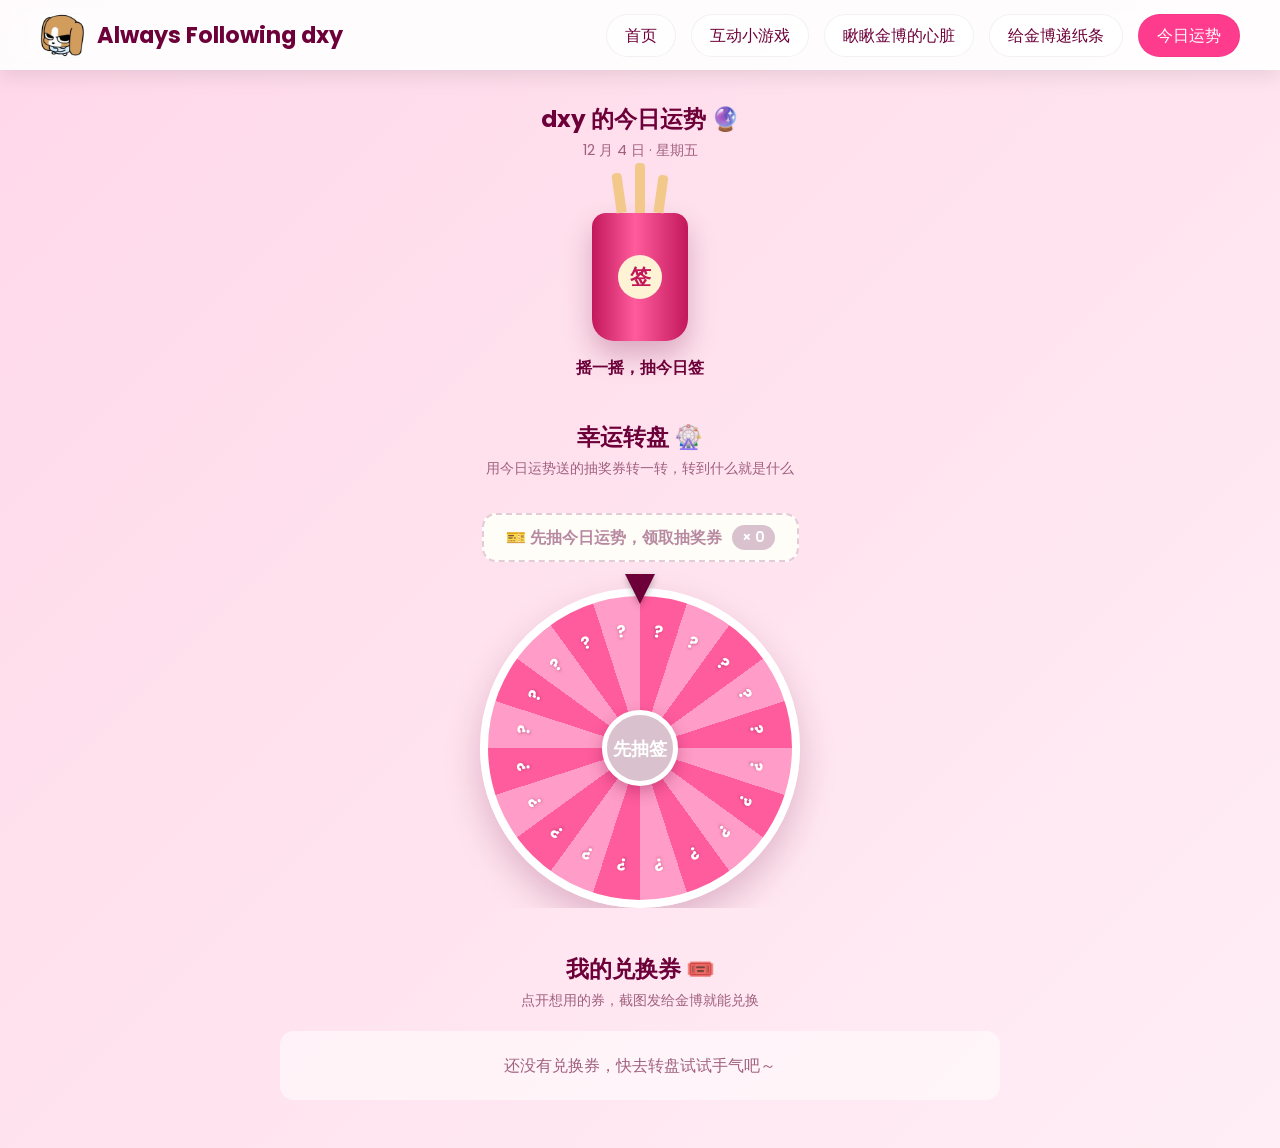
<file: fortune.html>
<!DOCTYPE html>
<html lang="zh-CN">

<head>
    <meta charset="utf-8">
    <meta http-equiv="X-UA-Compatible" content="IE=edge">
    <title>今日运势 | Always Following dxy</title>
    <meta name="viewport" content="width=device-width, initial-scale=1">
    <link rel="preconnect" href="https://fonts.googleapis.com">
    <link rel="preconnect" href="https://fonts.gstatic.com" crossorigin>
    <link href="https://fonts.googleapis.com/css2?family=Poppins&display=swap" rel="stylesheet">
    <style>
        * {
            margin: 0;
            padding: 0;
            box-sizing: border-box;
            font-family: 'Poppins', 'Segoe UI', sans-serif;
        }

        :root {
            --primary: #ff3b8d;
            --secondary: #ff8cc6;
            --dark: #6d0039;
            --light: #fff9fb;
            --nav-height: 70px;
        }

        body {
            background: linear-gradient(135deg, #ffd8e9, #ffeef5);
            min-height: 100vh;
            color: #333;
            padding-top: var(--nav-height);
        }

        /* 导航栏样式（与首页一致） */
        .navbar {
            position: fixed;
            top: 0;
            left: 0;
            width: 100%;
            height: var(--nav-height);
            display: flex;
            align-items: center;
            justify-content: space-between;
            padding: 0 40px;
            background: rgba(255, 255, 255, 0.9);
            backdrop-filter: blur(10px);
            -webkit-backdrop-filter: blur(10px);
            box-shadow: 0 5px 20px rgba(0, 0, 0, 0.1);
            z-index: 1000;
        }

        .logo {
            display: flex;
            align-items: center;
            gap: 12px;
            font-weight: 700;
            font-size: 1.4rem;
            color: var(--dark);
        }

        .logo-img {
            height: 45px;
            width: auto;
            border-radius: 8px;
        }

        .nav-links {
            display: flex;
            gap: 15px;
        }

        .nav-link {
            text-decoration: none;
            padding: 8px 18px;
            border-radius: 30px;
            font-weight: 500;
            color: var(--dark);
            transition: all 0.3s ease;
            background: rgba(255, 255, 255, 0.7);
            border: 1px solid rgba(0, 0, 0, 0.05);
        }

        .nav-link:hover, .nav-link.active {
            background: var(--primary);
            color: white;
        }

        /* 页面主体 */
        .page {
            width: min(100%, 760px);
            margin: 0 auto;
            padding: 32px 20px 48px;
        }

        .section-title {
            color: var(--dark);
            font-size: 1.45rem;
            text-align: center;
            margin-bottom: 4px;
        }

        .section-hint {
            color: #a0607f;
            font-size: 0.9rem;
            text-align: center;
            margin-bottom: 20px;
        }

        /* 今日运势 */
        .fortune {
            display: flex;
            flex-direction: column;
            align-items: center;
            margin-bottom: 40px;
        }

        .fortune-date {
            color: #a0607f;
            font-size: 0.9rem;
            margin-bottom: 18px;
        }

        /* 签筒 */
        .draw-button {
            display: flex;
            flex-direction: column;
            align-items: center;
            gap: 14px;
            border: none;
            background: none;
            cursor: pointer;
            color: var(--dark);
            font-size: 1rem;
            font-weight: 600;
        }

        .tube {
            position: relative;
            width: 96px;
            height: 128px;
            margin-top: 34px;
            border-radius: 14px 14px 22px 22px;
            background: linear-gradient(90deg, #c2185b, #ff5c9d 45%, #c2185b);
            box-shadow: 0 14px 28px rgba(109, 0, 57, 0.25);
            transform-origin: 50% 90%;
        }

        .tube::after {
            content: "签";
            position: absolute;
            left: 50%;
            top: 50%;
            transform: translate(-50%, -50%);
            width: 44px;
            height: 44px;
            border-radius: 50%;
            background: #fff3d6;
            color: #c2185b;
            font-size: 1.3rem;
            font-weight: 700;
            line-height: 44px;
            text-align: center;
        }

        .stick {
            position: absolute;
            bottom: 100%;
            width: 10px;
            height: 46px;
            border-radius: 4px 4px 0 0;
            background: #f3c98b;
        }

        .stick:nth-child(1) { left: 22px; height: 40px; transform: rotate(-8deg); }
        .stick:nth-child(2) { left: 43px; height: 50px; }
        .stick:nth-child(3) { left: 64px; height: 38px; transform: rotate(8deg); }

        .draw-button.shaking .tube {
            animation: shake 0.24s ease-in-out 5;
        }

        @keyframes shake {
            0%, 100% { transform: rotate(0deg); }
            25% { transform: rotate(-12deg); }
            75% { transform: rotate(12deg); }
        }

        /* 签文 */
        .fortune-card {
            display: none;
            width: min(100%, 420px);
            padding: 26px 24px 22px;
            border-radius: 18px;
            background: #fffdf8;
            box-shadow: 0 18px 40px rgba(109, 0, 57, 0.14);
            text-align: center;
        }

        .fortune-card.show {
            display: block;
            animation: pop 0.5s ease;
        }

        .fortune-level {
            display: inline-block;
            padding: 6px 22px;
            border-radius: 30px;
            color: white;
            font-size: 1.5rem;
            font-weight: 700;
            letter-spacing: 4px;
            margin-bottom: 18px;
        }

        .level-大吉 { background: linear-gradient(135deg, #ff3b8d, #ff8a3d); }
        .level-中吉 { background: #ff5c9d; }
        .level-小吉 { background: #f48fb1; }
        .level-吉 { background: #c48da7; }

        .fortune-rows {
            display: grid;
            grid-template-columns: auto 1fr;
            gap: 8px 12px;
            text-align: left;
            margin-bottom: 16px;
        }

        .fortune-tag {
            padding: 2px 10px;
            border-radius: 8px;
            font-weight: 700;
            font-size: 0.9rem;
            height: fit-content;
        }

        .tag-yi { background: #e3f6ea; color: #23864b; }
        .tag-ji { background: #fde4e4; color: #c0392b; }

        .fortune-words {
            color: var(--dark);
            font-size: 1.05rem;
            line-height: 1.6;
        }

        .fortune-bonus {
            margin-top: 16px;
            padding: 10px 14px;
            border-radius: 12px;
            background: #fff0f6;
            color: #c0306f;
            font-size: 0.92rem;
            font-weight: 600;
        }

        .fortune-bonus:empty {
            display: none;
        }

        .fortune-next {
            margin-top: 14px;
            color: #b88aa1;
            font-size: 0.82rem;
        }

        /* 幸运转盘 */
        .lottery {
            display: flex;
            flex-direction: column;
            align-items: center;
            margin-bottom: 44px;
            /* 转盘旋转时外接方框会变大（对角线），裁掉以免手机端页面被撑宽 */
            overflow: hidden;
        }

        .ticket {
            display: flex;
            align-items: center;
            gap: 10px;
            margin: 14px 0 26px;
            padding: 10px 22px;
            border: 2px dashed #ff8cc6;
            border-radius: 14px;
            background: #fffdf8;
            color: var(--dark);
            font-weight: 600;
        }

        .ticket.empty {
            border-color: #e3cbd7;
            color: #b88aa1;
        }

        .ticket-count {
            padding: 2px 10px;
            border-radius: 20px;
            background: var(--primary);
            color: white;
            font-size: 0.9rem;
        }

        .ticket.empty .ticket-count {
            background: #d9c2cd;
        }

        .ticket.ready {
            animation: glow 1.4s ease 2;
        }

        /* 转盘：扇区只显示问号，转停后才揭晓指针所指的那一格 */
        .wheel-wrap {
            position: relative;
            width: min(80vw, 320px);
            aspect-ratio: 1;
        }

        .pointer {
            position: absolute;
            left: 50%;
            top: -14px;
            width: 0;
            height: 0;
            border-left: 15px solid transparent;
            border-right: 15px solid transparent;
            border-top: 30px solid var(--dark);
            transform: translateX(-50%);
            filter: drop-shadow(0 3px 3px rgba(0, 0, 0, 0.25));
            z-index: 2;
        }

        .wheel {
            position: absolute;
            inset: 0;
            border-radius: 50%;
            border: 8px solid white;
            box-shadow: 0 16px 36px rgba(109, 0, 57, 0.22);
            transition: transform 4.8s cubic-bezier(0.15, 0.7, 0.12, 1);
        }

        .slice-label {
            position: absolute;
            inset: 0;
            pointer-events: none;
        }

        .slice-label span {
            position: absolute;
            left: 50%;
            top: 7%;
            transform: translateX(-50%);
            color: white;
            font-size: 1.05rem;
            font-weight: 700;
            text-shadow: 0 1px 3px rgba(109, 0, 57, 0.35);
            white-space: nowrap;
            transition: all 0.4s ease;
        }

        .slice-label.revealed span {
            top: 11%;
            padding: 3px 8px;
            border-radius: 10px;
            background: white;
            color: var(--primary);
            font-size: 0.82rem;
            text-shadow: none;
            box-shadow: 0 4px 10px rgba(109, 0, 57, 0.25);
        }

        .spin-button {
            position: absolute;
            left: 50%;
            top: 50%;
            width: 76px;
            height: 76px;
            border: 5px solid white;
            border-radius: 50%;
            background: var(--primary);
            color: white;
            font-size: 1.15rem;
            font-weight: 700;
            transform: translate(-50%, -50%);
            box-shadow: 0 6px 16px rgba(109, 0, 57, 0.3);
            cursor: pointer;
            z-index: 2;
        }

        .spin-button:disabled {
            background: #d9c2cd;
            cursor: default;
        }

        .lottery-result {
            display: none;
            margin-top: 24px;
            padding: 16px 22px;
            border-radius: 16px;
            background: #fffdf8;
            box-shadow: 0 12px 28px rgba(109, 0, 57, 0.12);
            text-align: center;
            color: var(--dark);
        }

        .lottery-result.show {
            display: block;
            animation: pop 0.5s ease;
        }

        .lottery-result strong {
            display: block;
            font-size: 1.2rem;
            margin-bottom: 4px;
        }

        .lottery-result small {
            color: #a0607f;
        }

        /* 我的兑换券 */
        .coupons {
            display: grid;
            grid-template-columns: repeat(2, minmax(0, 1fr));
            gap: 16px;
        }

        .coupons-empty {
            grid-column: 1 / -1;
            padding: 22px;
            border-radius: 14px;
            background: rgba(255, 255, 255, 0.55);
            color: #a0607f;
            text-align: center;
        }

        .coupon {
            position: relative;
            display: flex;
            align-items: center;
            gap: 12px;
            min-height: 96px;
            padding: 14px 16px 14px 18px;
            border: none;
            border-radius: 14px;
            background-color: white;
            box-shadow: 0 8px 20px rgba(109, 0, 57, 0.1);
            border-left: 6px solid var(--primary);
            text-align: left;
            cursor: pointer;
            transition: transform 0.2s ease, box-shadow 0.2s ease;
        }

        .coupon:hover {
            transform: translateY(-2px);
            box-shadow: 0 12px 24px rgba(109, 0, 57, 0.16);
        }

        .coupon.fresh {
            animation: glow 1.4s ease 2;
        }

        @keyframes glow {
            0%, 100% { box-shadow: 0 8px 20px rgba(109, 0, 57, 0.1); }
            50% { box-shadow: 0 0 0 4px rgba(255, 59, 141, 0.45), 0 12px 26px rgba(255, 59, 141, 0.35); }
        }

        .coupon-icon {
            font-size: 2rem;
            flex-shrink: 0;
        }

        .coupon-title {
            color: var(--dark);
            font-weight: 700;
            font-size: 1.02rem;
            margin-bottom: 4px;
        }

        .coupon-desc {
            color: #8a5a72;
            font-size: 0.82rem;
            line-height: 1.45;
        }

        .coupon-date {
            color: #b88aa1;
            font-size: 0.75rem;
            margin-top: 4px;
        }

        .coupon.used {
            border-left-color: #c9b3be;
            background-color: #f7f1f4;
        }

        .coupon.used .coupon-icon,
        .coupon.used .coupon-title,
        .coupon.used .coupon-desc,
        .coupon.used .coupon-date {
            opacity: 0.45;
        }

        .coupon.used::after {
            content: "已兑换";
            position: absolute;
            right: 12px;
            top: 50%;
            padding: 2px 10px;
            border: 2px solid #c0306f;
            border-radius: 8px;
            color: #c0306f;
            font-weight: 700;
            font-size: 0.9rem;
            transform: translateY(-50%) rotate(-14deg);
            opacity: 0.8;
        }

        /* 兑换弹窗 */
        .modal {
            position: fixed;
            inset: 0;
            display: none;
            align-items: center;
            justify-content: center;
            padding: 20px;
            background: rgba(109, 0, 57, 0.35);
            z-index: 2000;
        }

        .modal.show {
            display: flex;
        }

        .modal-card {
            width: min(100%, 360px);
            padding: 28px 24px 22px;
            border-radius: 20px;
            background: white;
            text-align: center;
            animation: pop 0.35s ease;
        }

        .modal-icon {
            font-size: 3.4rem;
            margin-bottom: 8px;
        }

        .modal-title {
            color: var(--dark);
            font-size: 1.4rem;
            margin-bottom: 6px;
        }

        .modal-desc {
            color: #8a5a72;
            margin-bottom: 18px;
            line-height: 1.5;
        }

        .modal-tip {
            padding: 10px 12px;
            border-radius: 12px;
            background: #fff0f6;
            color: #c0306f;
            font-size: 0.9rem;
            margin-bottom: 20px;
        }

        .modal-actions {
            display: flex;
            gap: 12px;
            justify-content: center;
        }

        .pill-button {
            padding: 10px 22px;
            border: none;
            border-radius: 30px;
            font-size: 0.95rem;
            font-weight: 600;
            cursor: pointer;
        }

        .pill-button.primary {
            background: var(--primary);
            color: white;
            box-shadow: 0 8px 18px rgba(255, 59, 141, 0.3);
        }

        .pill-button.ghost {
            background: #f5eef2;
            color: var(--dark);
        }

        @keyframes pop {
            0% { transform: scale(0.85); opacity: 0; }
            100% { transform: scale(1); opacity: 1; }
        }

        /* 好运券兑换：全屏好运秀 */
        .luck-show {
            position: fixed;
            inset: 0;
            display: none;
            align-items: center;
            justify-content: center;
            overflow: hidden;
            background: radial-gradient(circle at 50% 35%, #fff6c2 0%, #ffd36b 28%, #ff7aa8 70%, #a3104f 100%);
            z-index: 3000;
        }

        .luck-show.show {
            display: flex;
            animation: luckFadeIn 0.4s ease;
        }

        .luck-show.flash::after {
            content: "";
            position: absolute;
            inset: 0;
            background: white;
            animation: luckFlash 0.5s ease forwards;
            z-index: 3;
        }

        .luck-rays {
            position: absolute;
            left: 50%;
            top: 35%;
            width: 220vmax;
            height: 220vmax;
            background: repeating-conic-gradient(rgba(255, 255, 255, 0.22) 0deg 9deg, transparent 9deg 18deg);
            transform: translate(-50%, -50%);
            animation: luckSpin 14s linear infinite;
        }

        .luck-rain span {
            position: absolute;
            top: -8%;
            animation: luckFall linear forwards;
            pointer-events: none;
        }

        .luck-stage {
            position: relative;
            z-index: 2;
            width: min(92vw, 440px);
            text-align: center;
        }

        .luck-title {
            color: white;
            font-size: 1.6rem;
            text-shadow: 0 3px 10px rgba(163, 16, 79, 0.45);
            margin-bottom: 16px;
            animation: luckBounce 1.2s ease-in-out infinite;
        }

        .luck-wishes {
            list-style: none;
            transition: opacity 0.4s ease, transform 0.4s ease;
        }

        .luck-wishes.leave {
            opacity: 0;
            transform: scale(0.8);
        }

        .luck-wishes li {
            margin: 7px 0;
            padding: 7px 12px;
            border-radius: 12px;
            background: rgba(255, 255, 255, 0.92);
            color: var(--dark);
            font-size: 0.93rem;
            font-weight: 600;
            box-shadow: 0 6px 14px rgba(163, 16, 79, 0.18);
            animation: wishIn 0.45s cubic-bezier(0.2, 1.4, 0.4, 1);
        }

        .luck-wishes li:last-child:nth-child(9) {
            background: linear-gradient(135deg, #ffe066, #ffb703);
        }

        .luck-bill {
            display: none;
            padding: 26px 22px 22px;
            border-radius: 20px;
            background: white;
            color: var(--dark);
            box-shadow: 0 18px 40px rgba(163, 16, 79, 0.3);
        }

        .luck-bill.show {
            display: block;
            animation: pop 0.4s ease;
        }

        .bill-label {
            color: #a0607f;
            margin-bottom: 14px;
        }

        .bill-loading {
            font-size: 1.15rem;
            font-weight: 600;
        }

        .bill-dots::after {
            content: "";
            animation: billDots 1.2s steps(4) infinite;
        }

        .bill-punch,
        .luck-bill #luckClose {
            display: none;
        }

        .luck-bill.done .bill-loading {
            display: none;
        }

        .luck-bill.done .bill-punch {
            display: block;
            color: var(--primary);
            font-size: 1.45rem;
            font-weight: 800;
            line-height: 1.45;
            margin-bottom: 20px;
            animation: punchIn 0.7s cubic-bezier(0.2, 1.5, 0.4, 1);
        }

        .luck-bill.done #luckClose {
            display: inline-block;
            animation: pop 0.4s ease 0.5s both;
        }

        @keyframes luckFadeIn {
            from { opacity: 0; }
            to { opacity: 1; }
        }

        @keyframes luckFlash {
            from { opacity: 0.95; }
            to { opacity: 0; }
        }

        @keyframes luckSpin {
            to { transform: translate(-50%, -50%) rotate(360deg); }
        }

        @keyframes luckFall {
            to { transform: translateY(115vh) rotate(540deg); }
        }

        @keyframes luckBounce {
            0%, 100% { transform: translateY(0) scale(1); }
            50% { transform: translateY(-6px) scale(1.04); }
        }

        @keyframes wishIn {
            from { opacity: 0; transform: translateY(14px) scale(0.85); }
            to { opacity: 1; transform: none; }
        }

        @keyframes billDots {
            0% { content: ""; }
            25% { content: "."; }
            50% { content: ".."; }
            75% { content: "..."; }
        }

        @keyframes punchIn {
            0% { opacity: 0; transform: scale(2.4) rotate(-6deg); }
            60% { opacity: 1; transform: scale(0.92) rotate(2deg); }
            80% { transform: scale(1.04) rotate(-1deg); }
            100% { transform: none; }
        }

        /* 响应式设计：手机端 5 个入口排成 3 + 2，第二行居中 */
        @media (max-width: 768px) {
            :root {
                --nav-height: 142px;
            }

            .navbar {
                align-items: stretch;
                justify-content: center;
                flex-direction: column;
                gap: 8px;
                padding: 10px 12px 12px;
            }

            .logo {
                justify-content: center;
                font-size: 0.95rem;
                gap: 8px;
            }

            .logo-img {
                height: 32px;
            }

            .nav-links {
                flex-wrap: wrap;
                justify-content: center;
                gap: 8px;
                width: min(100%, 430px);
                margin: 0 auto;
            }

            .nav-link {
                flex: 0 0 calc((100% - 16px) / 3); /* 固定 1/3 宽，始终 3 + 2 两行 */
                display: flex;
                align-items: center;
                justify-content: center;
                min-height: 34px;
                padding: 7px 4px;
                border-radius: 12px;
                font-size: min(0.82rem, 3.4vw);
                line-height: 1.15;
                white-space: nowrap;
            }

            .page {
                padding: 24px 14px 40px;
            }

            .coupons {
                grid-template-columns: 1fr;
                gap: 12px;
            }
        }
    </style>
</head>

<body>
    <nav class="navbar">
        <div class="logo">
            <img src="./images2/logo.png" alt="Logo" class="logo-img">
            <span>Always Following dxy</span>
        </div>
        <div class="nav-links">
            <a href="index.html?skipIntro=1" class="nav-link">首页</a>
            <a href="game.html" class="nav-link">互动小游戏</a>
            <a href="heart.html" class="nav-link">瞅瞅金博的心脏</a>
            <a href="message.html" class="nav-link">给金博递纸条</a>
            <a href="fortune.html" class="nav-link active">今日运势</a>
        </div>
    </nav>

    <main class="page">
        <section class="fortune">
            <h1 class="section-title">dxy 的今日运势 🔮</h1>
            <p class="fortune-date" id="fortuneDate"></p>

            <button type="button" class="draw-button" id="drawButton">
                <span class="tube" aria-hidden="true">
                    <span class="stick"></span><span class="stick"></span><span class="stick"></span>
                </span>
                <span>摇一摇，抽今日签</span>
            </button>

            <article class="fortune-card" id="fortuneCard" aria-live="polite">
                <div class="fortune-level" id="fortuneLevel"></div>
                <div class="fortune-rows">
                    <span class="fortune-tag tag-yi">宜</span><span id="fortuneYi"></span>
                    <span class="fortune-tag tag-ji">忌</span><span id="fortuneJi"></span>
                </div>
                <p class="fortune-words" id="fortuneWords"></p>
                <div class="fortune-bonus" id="fortuneBonus"></div>
                <p class="fortune-next">每天只能抽一次，明天再来看看吧</p>
            </article>
        </section>

        <section class="lottery" id="lottery">
            <h2 class="section-title">幸运转盘 🎡</h2>
            <p class="section-hint">用今日运势送的抽奖券转一转，转到什么就是什么</p>

            <div class="ticket empty" id="ticket">
                <span id="ticketLabel">🎫 先抽今日运势，领取抽奖券</span>
                <span class="ticket-count" id="ticketCount">× 0</span>
            </div>

            <div class="wheel-wrap">
                <div class="pointer" aria-hidden="true"></div>
                <div class="wheel" id="wheel" aria-hidden="true"></div>
                <button type="button" class="spin-button" id="spinButton" disabled>先抽签</button>
            </div>

            <div class="lottery-result" id="lotteryResult" aria-live="polite"></div>
        </section>

        <section>
            <h2 class="section-title">我的兑换券 🎟️</h2>
            <p class="section-hint">点开想用的券，截图发给金博就能兑换</p>
            <div class="coupons" id="coupons"></div>
        </section>
    </main>

    <div class="modal" id="couponModal" role="dialog" aria-modal="true" aria-labelledby="modalTitle">
        <div class="modal-card">
            <div class="modal-icon" id="modalIcon"></div>
            <h3 class="modal-title" id="modalTitle"></h3>
            <p class="modal-desc" id="modalDesc"></p>
            <p class="modal-tip" id="modalTip"></p>
            <div class="modal-actions">
                <button type="button" class="pill-button ghost" id="modalClose">先留着</button>
                <button type="button" class="pill-button primary" id="modalRedeem">我已兑换</button>
            </div>
        </div>
    </div>

    <div class="luck-show" id="luckShow" role="dialog" aria-modal="true" aria-label="好运券兑换" aria-live="polite">
        <div class="luck-rays" aria-hidden="true"></div>
        <div class="luck-rain" id="luckRain" aria-hidden="true"></div>
        <div class="luck-stage">
            <h2 class="luck-title">🍀 好运券 · 兑换成功 🍀</h2>
            <ul class="luck-wishes" id="luckWishes"></ul>
            <div class="luck-bill" id="luckBill">
                <p class="bill-label">本次兑换，金博需要付出：</p>
                <p class="bill-loading">结算中<span class="bill-dots"></span></p>
                <p class="bill-punch">其实就是金博啥事也不用干 😏</p>
                <button type="button" class="pill-button primary" id="luckClose">可恶，被套路了 😤</button>
            </div>
        </div>
    </div>

    <script>
        const FORTUNES = [
            { level: "大吉", yi: "喝奶茶、晒太阳", ji: "委屈自己", words: "今天的好运多到溢出来。" },
            { level: "大吉", yi: "出门走走、拍好看的照片", ji: "宅在家发呆", words: "南京第一美少女今日气场全开。" },
            { level: "大吉", yi: "吃顿好的", ji: "减肥", words: "吃饱了才有力气可爱。" },
            { level: "中吉", yi: "早点睡", ji: "熬夜刷手机", words: "睡饱的萌萌圆脸最好捏。" },
            { level: "中吉", yi: "听喜欢的歌", ji: "想太多", words: "烦心事交给明天的自己。" },
            { level: "中吉", yi: "多喝热水", ji: "喝冰的", words: "金博叮嘱的，不许嫌啰嗦。" },
            { level: "中吉", yi: "找人聊天", ji: "一个人生闷气", words: "有什么不开心，可以递张纸条给金博。" },
            { level: "小吉", yi: "慢慢来", ji: "着急", words: "今天的进度条可以慢一点。" },
            { level: "小吉", yi: "吃点甜的", ji: "空腹出门", words: "低血糖的丁香鱼会变成小咸鱼。" },
            { level: "小吉", yi: "伸个懒腰", ji: "久坐不动", words: "起来走两步，好运才追得上你。" },
            { level: "吉", yi: "发呆五分钟", ji: "自我怀疑", words: "平平常常的一天，也有人在一直关注你。" },
            { level: "吉", yi: "照照镜子", ji: "说自己不好看", words: "镜子里的人今天也很好看。" }
        ];

        // 奖品：short 是转停后在扇区上揭晓的短名；好运券其实是「谢谢惠顾」，兑换时放一场恶搞好运秀
        const PRIZES = {
            milktea: { icon: "🧋", title: "奶茶券", short: "奶茶券", desc: "金博请喝奶茶一杯，甜度随你挑" },
            song: { icon: "🎤", title: "点歌券", short: "点歌券", desc: "指定一首歌，金博认真唱给你听" },
            sad: { icon: "🥺", title: "八卦券（伤心的事）", short: "伤心八卦", desc: "金博讲一件他伤心的事，不许敷衍" },
            happy: { icon: "😆", title: "八卦券（开心的事）", short: "开心八卦", desc: "金博讲一件他开心的事，越详细越好" },
            class: { icon: "📚", title: "陪上课券", short: "陪上课", desc: "金博陪你上一节课，保证不打扰、不睡着" },
            luck: { icon: "🍀", title: "好运券", short: "好运券", desc: "超级好运加持一次，兑换后当场生效" }
        };

        // 转盘 20 格（每格 5%），概率 = 格数 / 20：
        // 好运 25%、开心八卦 20%、伤心八卦 20%、奶茶 15%、陪上课 15%、点歌 5%；同类不相邻（含首尾）
        const SLICES = [
            "luck", "happy", "sad", "milktea", "luck", "class", "happy", "sad", "luck", "milktea",
            "class", "happy", "luck", "sad", "milktea", "class", "luck", "happy", "sad", "song"
        ];

        // 指定日期每次抽奖必中的奖品，按第几次抽排列（日期格式同 todayKey，如 "2026-10-9"）
        const FIXED_PRIZES = {
            "2026-10-9": ["sad", "luck"] // 上线首日：第 1 次伤心八卦，加送的第 2 次必中好运券
        };

        // 指定日期额外加送的抽奖券（平时每天 1 张）
        const BONUS_TICKETS = {
            "2026-10-9": { count: 1, reason: "上线首日额外加送一张 🎉" }
        };
        const SLICE_ANGLE = 360 / SLICES.length;
        const SLICE_COLORS = ["#ff5c9d", "#ff9cc7"];

        // 本机存储：今日运势 { date }，今日抽奖 { date, slices: [每次转到的格] }，兑换券 [{ id, kind, date, spin, used }]
        const FORTUNE_KEY = "dxy_fortune";
        const LOTTERY_KEY = "dxy_lottery";
        const WALLET_KEY = "dxy_wallet";

        const drawButton = document.getElementById("drawButton");
        const fortuneCard = document.getElementById("fortuneCard");
        const wheel = document.getElementById("wheel");
        const spinButton = document.getElementById("spinButton");
        const resultBox = document.getElementById("lotteryResult");
        const couponList = document.getElementById("coupons");
        const modal = document.getElementById("couponModal");

        function loadJSON(key, fallback) {
            try {
                return JSON.parse(localStorage.getItem(key)) ?? fallback;
            } catch {
                return fallback;
            }
        }

        function saveJSON(key, value) {
            localStorage.setItem(key, JSON.stringify(value));
        }

        function todayKey() {
            const d = new Date();
            return `${d.getFullYear()}-${d.getMonth() + 1}-${d.getDate()}`;
        }

        // 每天的签文和转盘结果都由日期决定（FNV-1a 哈希 + 各自的盐），任何设备同一天结果相同，换设备 / 清数据也没用
        function dailyIndex(salt, dateKey, count) {
            let hash = 0x811c9dc5;
            for (const char of salt + dateKey) {
                hash ^= char.codePointAt(0);
                hash = Math.imul(hash, 0x01000193) >>> 0;
            }
            return hash % count;
        }

        // 第 spin 次（从 0 开始）转到哪一格；第 1 次沿用原来的盐，保证老结果不变
        function lotterySlice(dateKey, spin) {
            const salt = spin === 0 ? "dxy-lottery" : `dxy-lottery#${spin}`;
            const fixed = FIXED_PRIZES[dateKey]?.[spin];
            if (!fixed) return dailyIndex(salt, dateKey, SLICES.length);
            const candidates = SLICES.flatMap((kind, i) => (kind === fixed ? [i] : []));
            return candidates[dailyIndex(salt, dateKey, candidates.length)];
        }

        function ticketsFor(dateKey) {
            return 1 + (BONUS_TICKETS[dateKey]?.count ?? 0);
        }

        // 今天已经转过的格子（兼容旧格式 { date, slice }）
        function loadTodaySpins() {
            const record = loadJSON(LOTTERY_KEY, null);
            if (!record || record.date !== todayKey()) return [];
            return record.slices ?? [record.slice];
        }

        function dateLabel(key) {
            const [, month, day] = key.split("-");
            return `${month} 月 ${day} 日获得`;
        }

        let wallet = loadJSON(WALLET_KEY, []);
        let rotation = 0;
        let fortuneDrawn = false;
        let todaySpins = [];
        let spinning = false;

        // ---------- 今日运势 ----------
        function showDate() {
            const d = new Date();
            const week = "日一二三四五六"[d.getDay()];
            document.getElementById("fortuneDate").textContent = `${d.getMonth() + 1} 月 ${d.getDate()} 日 · 星期${week}`;
        }

        function renderFortune() {
            const fortune = FORTUNES[dailyIndex("dxy-fortune", todayKey(), FORTUNES.length)];
            const level = document.getElementById("fortuneLevel");
            level.textContent = fortune.level;
            level.className = `fortune-level level-${fortune.level}`;
            document.getElementById("fortuneYi").textContent = fortune.yi;
            document.getElementById("fortuneJi").textContent = fortune.ji;
            document.getElementById("fortuneWords").textContent = fortune.words;
            const bonus = BONUS_TICKETS[todayKey()];
            document.getElementById("fortuneBonus").textContent =
                `🎫 今日运势附赠：抽奖券 × ${ticketsFor(todayKey())}${bonus ? `（${bonus.reason}）` : ""}，往下滑去转盘抽奖吧～`;
            drawButton.style.display = "none";
            fortuneCard.classList.add("show");
        }

        drawButton.addEventListener("click", () => {
            if (drawButton.classList.contains("shaking")) return;
            drawButton.classList.add("shaking");
            setTimeout(() => {
                saveJSON(FORTUNE_KEY, { date: todayKey() });
                fortuneDrawn = true;
                renderFortune();
                renderTicket();
            }, 1200);
        });

        function remainingTickets() {
            return fortuneDrawn ? Math.max(0, ticketsFor(todayKey()) - todaySpins.length) : 0;
        }

        // 抽奖券三种状态：locked 还没抽签 / ready 还有券可以转 / used 今天的券都用完了
        function renderTicket() {
            const remaining = remainingTickets();
            const state = !fortuneDrawn ? "locked" : remaining > 0 ? "ready" : "used";
            const ticket = document.getElementById("ticket");
            ticket.classList.toggle("empty", state !== "ready");
            ticket.classList.toggle("ready", state === "ready");
            document.getElementById("ticketLabel").textContent = {
                locked: "🎫 先抽今日运势，领取抽奖券",
                ready: "🎫 今日抽奖券",
                used: "🎫 今日抽奖券已用完"
            }[state];
            document.getElementById("ticketCount").textContent = `× ${remaining}`;
            spinButton.disabled = state !== "ready" || spinning;
            spinButton.textContent = {
                locked: "先抽签",
                ready: todaySpins.length > 0 ? "再抽！" : "抽！",
                used: "明天见"
            }[state];
        }

        // ---------- 转盘 ----------
        function buildWheel() {
            const stops = SLICES.map((_, i) =>
                `${SLICE_COLORS[i % 2]} ${i * SLICE_ANGLE}deg ${(i + 1) * SLICE_ANGLE}deg`);
            wheel.style.background = `conic-gradient(${stops.join(", ")})`;
            SLICES.forEach((_, i) => {
                const label = document.createElement("div");
                label.className = "slice-label";
                label.style.transform = `rotate(${i * SLICE_ANGLE + SLICE_ANGLE / 2}deg)`;
                label.innerHTML = "<span>?</span>";
                wheel.appendChild(label);
            });
        }

        // 再转之前把上一次揭晓的格子收回成问号
        function hideReveals() {
            wheel.querySelectorAll(".slice-label.revealed").forEach((label) => {
                label.classList.remove("revealed");
                label.firstChild.textContent = "?";
            });
        }

        function revealSlice(index) {
            const label = wheel.children[index];
            label.classList.add("revealed");
            label.firstChild.textContent = PRIZES[SLICES[index]].short;
        }

        // 让第 index 格的中心对准顶部指针
        function rotationFor(index, extraTurns) {
            const center = index * SLICE_ANGLE + SLICE_ANGLE / 2;
            const jitter = (Math.random() - 0.5) * SLICE_ANGLE * 0.6;
            const target = ((-center - rotation) % 360 + 360) % 360;
            return rotation + extraTurns * 360 + target + jitter;
        }

        // fresh：刚转完只报这一次；否则（刷新页面）列出今天所有结果
        function showResult(fresh) {
            const names = (fresh ? todaySpins.slice(-1) : todaySpins)
                .map((index) => `${PRIZES[SLICES[index]].icon} ${PRIZES[SLICES[index]].title}`);
            const remaining = remainingTickets();
            const note = remaining > 0
                ? `已经放进下面的兑换券里啦，还有 ${remaining} 张抽奖券，再转一次吧！`
                : "已经放进下面的兑换券里啦，明天再来抽新的～";
            resultBox.innerHTML = `<strong>${fresh ? "🎉 抽中了" : "今天抽中了"} ${names.join("、")}</strong><small>${note}</small>`;
            resultBox.classList.remove("show");
            void resultBox.offsetWidth; // 重新触发弹出动画
            resultBox.classList.add("show");
        }

        spinButton.addEventListener("click", () => {
            if (spinButton.disabled || remainingTickets() === 0) return;
            spinning = true;

            const today = todayKey();
            const spin = todaySpins.length;
            const index = lotterySlice(today, spin);
            const kind = SLICES[index];
            // 先记下结果，转到一半关掉页面也不会丢券或重抽
            todaySpins.push(index);
            saveJSON(LOTTERY_KEY, { date: today, slices: todaySpins });
            // 每天每次抽奖最多一张券（只清了抽奖记录、没清券夹时不会重复入账；旧券没有 spin 字段，视为第 1 次）
            let coupon = wallet.find((item) => item.date === today && (item.spin ?? 0) === spin);
            if (!coupon) {
                coupon = { id: Date.now(), kind, date: today, spin, used: false };
                wallet.unshift(coupon);
                saveJSON(WALLET_KEY, wallet);
            }
            renderTicket();
            hideReveals();
            resultBox.classList.remove("show");

            rotation = rotationFor(index, 6);
            wheel.style.transform = `rotate(${rotation}deg)`;
            // 转盘停下：以 transitionend 为准，再加一个兜底定时器（切到后台时事件可能延迟），只执行一次
            let stopped = false;
            const onStop = () => {
                if (stopped) return;
                stopped = true;
                wheel.removeEventListener("transitionend", onStop);
                spinning = false;
                revealSlice(index);
                renderTicket();
                showResult(true);
                renderCoupons(coupon.id);
            };
            wheel.addEventListener("transitionend", onStop);
            setTimeout(onStop, 5000);
        });

        // ---------- 我的兑换券 ----------
        function renderCoupons(freshId = null) {
            couponList.innerHTML = "";
            if (wallet.length === 0) {
                couponList.innerHTML = `<div class="coupons-empty">还没有兑换券，快去转盘试试手气吧～</div>`;
                return;
            }
            wallet.forEach((coupon) => {
                const prize = PRIZES[coupon.kind];
                const item = document.createElement("button");
                item.type = "button";
                item.className = "coupon" + (coupon.used ? " used" : "") + (coupon.id === freshId ? " fresh" : "");
                item.innerHTML = `<span class="coupon-icon">${prize.icon}</span><span><div class="coupon-title">${prize.title}</div><div class="coupon-desc">${prize.desc}</div><div class="coupon-date">${dateLabel(coupon.date)}</div></span>`;
                item.addEventListener("click", () => openCoupon(coupon));
                couponList.appendChild(item);
            });
        }

        let activeCoupon = null;

        function openCoupon(coupon) {
            const prize = PRIZES[coupon.kind];
            activeCoupon = coupon;
            document.getElementById("modalIcon").textContent = prize.icon;
            document.getElementById("modalTitle").textContent = prize.title;
            document.getElementById("modalDesc").textContent = prize.desc;
            const isLuck = coupon.kind === "luck";
            document.getElementById("modalTip").textContent = coupon.used
                ? (isLuck ? "好运已经生效过啦（金博确实啥也没干）" : "这张券已经兑换过啦，金博说到做到 ✓")
                : (isLuck ? "✨ 无需截图，点「立即兑换」好运当场生效" : "📸 截图发给金博，就能兑换啦");
            const redeemButton = document.getElementById("modalRedeem");
            redeemButton.textContent = isLuck ? "立即兑换" : "我已兑换";
            redeemButton.style.display = coupon.used ? "none" : "";
            document.getElementById("modalClose").textContent = coupon.used ? "好的" : "先留着";
            modal.classList.add("show");
        }

        function closeModal() {
            modal.classList.remove("show");
            activeCoupon = null;
        }

        document.getElementById("modalClose").addEventListener("click", closeModal);
        modal.addEventListener("click", (event) => {
            if (event.target === modal) closeModal();
        });
        document.getElementById("modalRedeem").addEventListener("click", () => {
            const coupon = activeCoupon;
            if (coupon) {
                coupon.used = true;
                saveJSON(WALLET_KEY, wallet);
            }
            closeModal();
            renderCoupons();
            if (coupon?.kind === "luck") playLuckShow();
        });

        // ---------- 好运券兑换：好运秀 + 结尾反转 ----------
        const LUCK_WISHES = [
            "祝 dxy 考试全过，蒙的全对 ✍️",
            "祝 dxy 奶茶永远第二杯半价 🧋",
            "祝 dxy 出门公交刚好到站，红灯秒变绿灯 🚦",
            "祝 dxy 抢票一次就中，排队永远第一个 🎫",
            "祝 dxy 拆快递全是惊喜，拆盲盒全是隐藏款 📦",
            "祝 dxy 熬夜不长痘，早起不犯困 🌙",
            "祝 dxy 吃什么都不胖，要胖也只胖萌萌圆脸 🥟",
            "祝 dxy 天天被南京的太阳偏爱 ☀️",
            "以上好运，即刻到账 💫"
        ];
        const LUCK_RAIN = ["🍀", "✨", "⭐", "💰", "🌟", "🧧"];
        const luckShow = document.getElementById("luckShow");
        const sleep = (ms) => new Promise((resolve) => setTimeout(resolve, ms));
        let rainTimer = null;

        function dropLuck() {
            const drop = document.createElement("span");
            drop.textContent = LUCK_RAIN[Math.floor(Math.random() * LUCK_RAIN.length)];
            drop.style.left = `${Math.random() * 100}%`;
            drop.style.fontSize = `${18 + Math.random() * 22}px`;
            drop.style.animationDuration = `${2.4 + Math.random() * 2}s`;
            document.getElementById("luckRain").appendChild(drop);
            drop.addEventListener("animationend", () => drop.remove());
        }

        async function playLuckShow() {
            const wishes = document.getElementById("luckWishes");
            const bill = document.getElementById("luckBill");
            wishes.innerHTML = "";
            wishes.classList.remove("leave");
            bill.classList.remove("show", "done");
            luckShow.classList.add("show");
            rainTimer = setInterval(dropLuck, 110);

            await sleep(700);
            for (const wish of LUCK_WISHES) {
                const line = document.createElement("li");
                line.textContent = wish;
                wishes.appendChild(line);
                await sleep(620);
            }

            await sleep(700);
            luckShow.classList.add("flash");
            wishes.classList.add("leave");
            await sleep(500);
            luckShow.classList.remove("flash");
            wishes.innerHTML = "";
            bill.classList.add("show");

            await sleep(1800);
            clearInterval(rainTimer);
            bill.classList.add("done");
        }

        document.getElementById("luckClose").addEventListener("click", () => {
            clearInterval(rainTimer);
            luckShow.classList.remove("show");
            document.getElementById("luckRain").innerHTML = "";
        });

        // ---------- 初始化 ----------
        showDate();
        buildWheel();
        fortuneDrawn = loadJSON(FORTUNE_KEY, null)?.date === todayKey();
        todaySpins = loadTodaySpins();
        if (fortuneDrawn) renderFortune();
        if (todaySpins.length > 0) {
            // 今天已经转过：转盘直接停在最近一次的结果上（不播动画），之后若还有券仍可正常转
            const last = todaySpins[todaySpins.length - 1];
            wheel.style.transition = "none";
            rotation = rotationFor(last, 0);
            wheel.style.transform = `rotate(${rotation}deg)`;
            void wheel.offsetWidth;
            wheel.style.transition = "";
            revealSlice(last);
            showResult(false);
        }
        renderTicket();
        renderCoupons();
    </script>
</body>

</html>
</file>
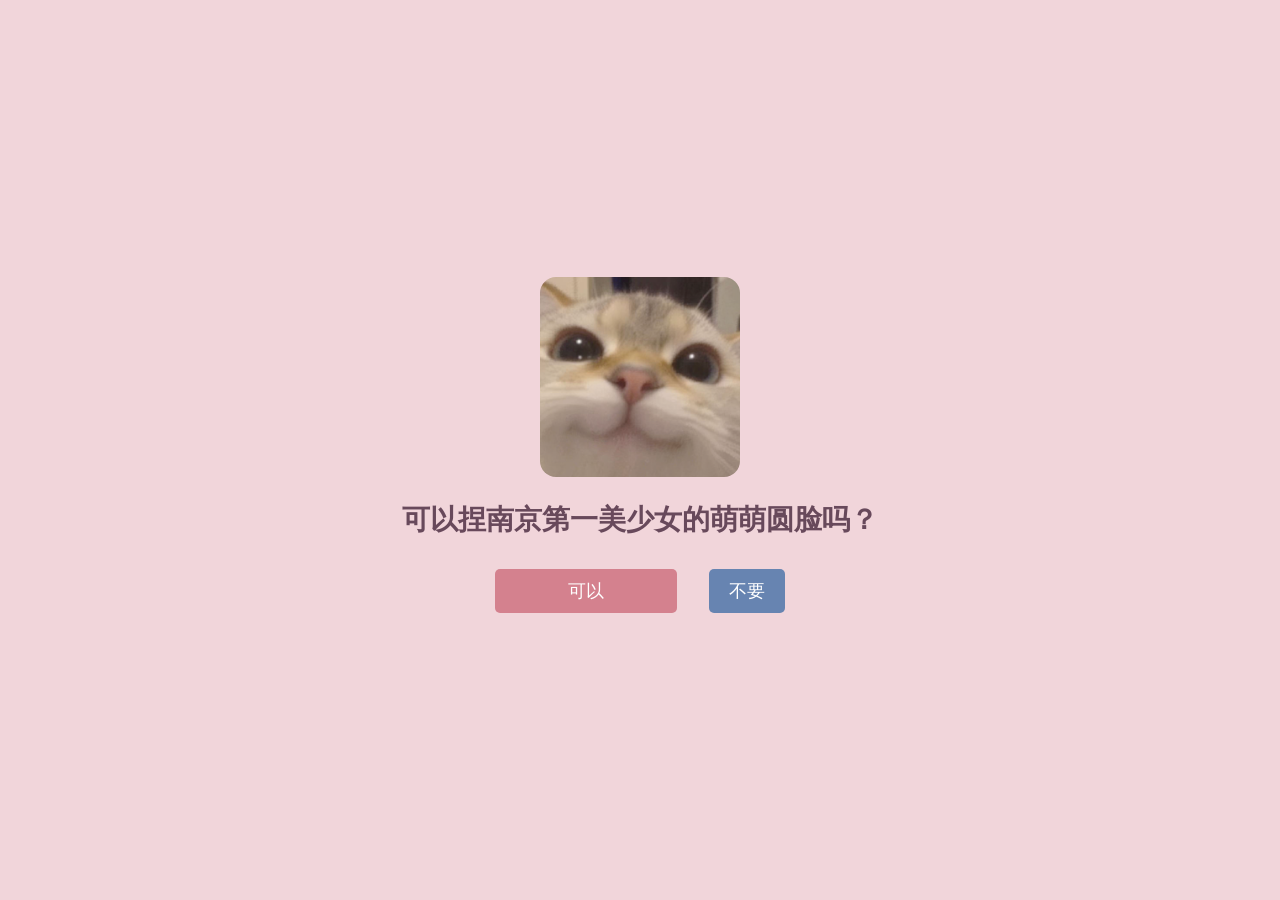
<file: game.html>
<!DOCTYPE html>
<html lang="zh-CN">

<head>
    <meta charset="UTF-8">
    <meta name="viewport" content="width=device-width, initial-scale=1.0">
    <title>可以捏南京第一美少女的萌萌圆脸吗？</title>
    <link rel="stylesheet" href="./css_game/style.css">
</head>

<body>
    <div class="container">
        <!-- 修改为绝对路径 -->
         <img id="mainImage" src="./images3/cat.png" alt="猫猫">   
        <h1 id="question">可以捏南京第一美少女的萌萌圆脸吗？</h1>
        <div class="buttons">
            <button id="yes">可以</button>
            <button id="no">不要</button>
        </div>
    </div>

    <!-- 添加返回按钮，初始隐藏 -->
    <button id="backButton" class="back-button" style="display: none;">返回主页</button>

    <script src="./js_game/script.js" defer></script>
</body>

</html>
</file>
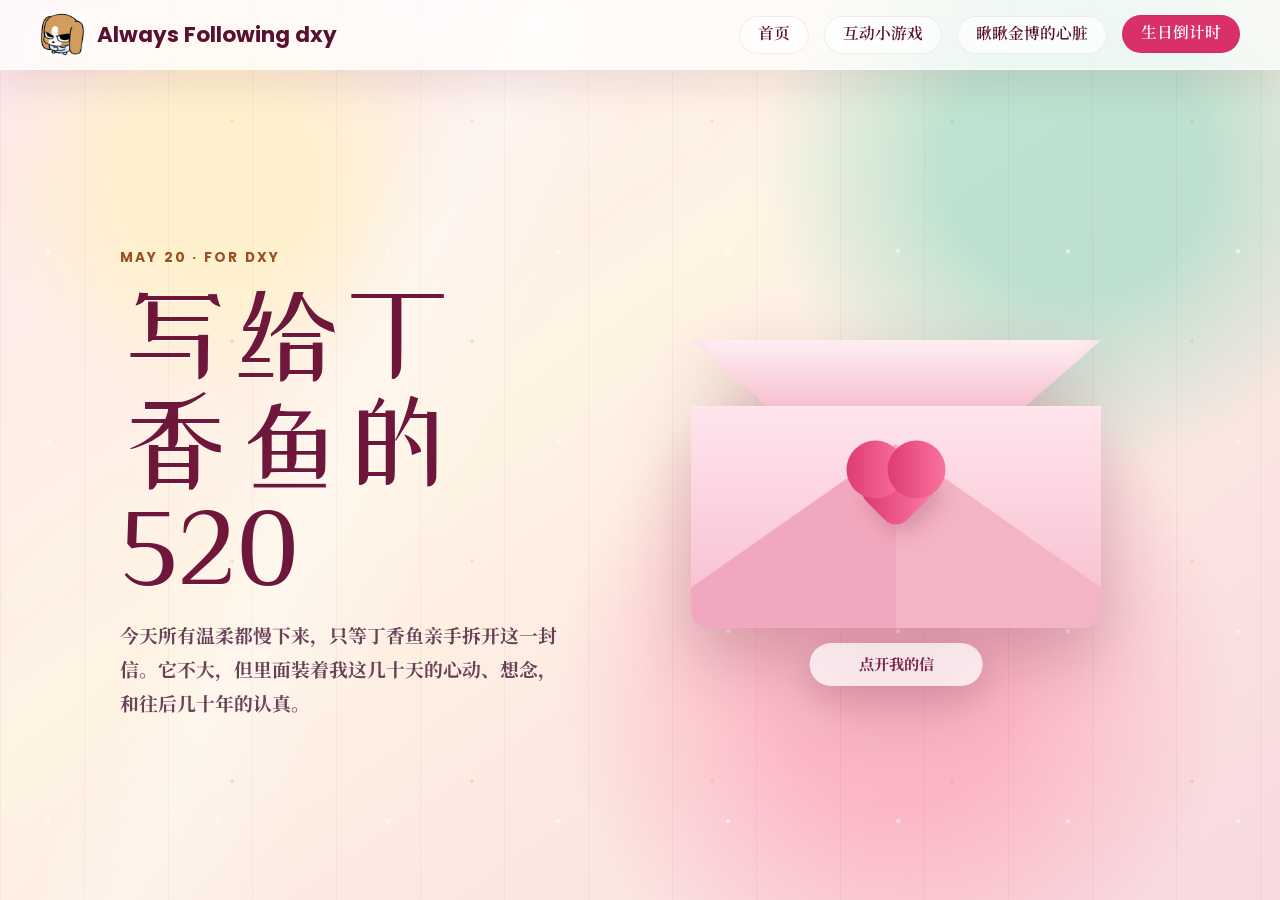
<file: love-520.html>
<!DOCTYPE html>
<html lang="zh-CN">
<head>
  <meta charset="UTF-8">
  <meta name="viewport" content="width=device-width, initial-scale=1.0">
  <title>520 给丁香鱼的信 | Always Following dxy</title>
  <link rel="preconnect" href="https://fonts.googleapis.com">
  <link rel="preconnect" href="https://fonts.gstatic.com" crossorigin>
  <link href="https://fonts.googleapis.com/css2?family=Noto+Serif+SC:wght@500;700;900&family=ZCOOL+XiaoWei&family=Poppins:wght@500;700&display=swap" rel="stylesheet">
  <style>
    * {
      box-sizing: border-box;
      margin: 0;
      padding: 0;
    }

    :root {
      --nav-height: 70px;
      --rose: #d92f6b;
      --wine: #58112f;
      --paper: #fff9f2;
      --ink: #4a1831;
      --gold: #d89b43;
      --mint: #8fd7c1;
    }

    html,
    body {
      min-height: 100%;
    }

    body {
      min-height: 100vh;
      overflow-x: hidden;
      color: var(--ink);
      font-family: "Noto Serif SC", "Poppins", serif;
      background:
        radial-gradient(circle at 17% 20%, rgba(255, 241, 204, 0.95) 0 7%, transparent 18%),
        radial-gradient(circle at 84% 18%, rgba(143, 215, 193, 0.58) 0 10%, transparent 24%),
        radial-gradient(circle at 70% 76%, rgba(255, 98, 145, 0.34) 0 11%, transparent 30%),
        linear-gradient(145deg, #fde7eb 0%, #fff4e4 42%, #f8d9df 100%);
    }

    body::before,
    body::after {
      content: "";
      position: fixed;
      inset: 0;
      pointer-events: none;
      z-index: 0;
    }

    body::before {
      background:
        linear-gradient(115deg, transparent 0 26%, rgba(255, 255, 255, 0.36) 32%, transparent 41%),
        repeating-linear-gradient(90deg, rgba(88, 17, 47, 0.05) 0 1px, transparent 1px 84px);
      animation: silkLight 8s ease-in-out infinite;
    }

    body::after {
      background-image:
        radial-gradient(circle, rgba(255, 255, 255, 0.86) 0 2px, transparent 2.5px),
        radial-gradient(circle, rgba(216, 155, 67, 0.42) 0 1.5px, transparent 2px);
      background-position: 12% 22%, 80% 34%;
      background-size: 170px 190px, 240px 220px;
      opacity: 0.58;
      animation: twinkle 5.5s ease-in-out infinite;
    }

    .navbar {
      position: fixed;
      top: 0;
      left: 0;
      z-index: 10;
      width: 100%;
      height: var(--nav-height);
      display: flex;
      align-items: center;
      justify-content: space-between;
      padding: 0 40px;
      background: rgba(255, 255, 255, 0.72);
      border-bottom: 1px solid rgba(255, 255, 255, 0.62);
      box-shadow: 0 14px 38px rgba(88, 17, 47, 0.1);
      backdrop-filter: blur(14px);
      -webkit-backdrop-filter: blur(14px);
    }

    .logo {
      display: flex;
      align-items: center;
      gap: 12px;
      color: var(--wine);
      font-family: "Poppins", sans-serif;
      font-size: 1.35rem;
      font-weight: 700;
    }

    .logo-img {
      width: auto;
      height: 45px;
      border-radius: 8px;
    }

    .nav-links {
      display: flex;
      gap: 15px;
    }

    .nav-link {
      min-height: 38px;
      display: inline-flex;
      align-items: center;
      justify-content: center;
      padding: 8px 18px;
      border: 1px solid rgba(88, 17, 47, 0.08);
      border-radius: 30px;
      background: rgba(255, 255, 255, 0.68);
      color: var(--wine);
      font-family: "Poppins", "Noto Serif SC", sans-serif;
      font-size: 0.98rem;
      font-weight: 600;
      line-height: 1.15;
      text-decoration: none;
      transition: transform 0.24s ease, background 0.24s ease, color 0.24s ease;
      white-space: nowrap;
    }

    .nav-link:hover,
    .nav-link.active {
      background: var(--rose);
      color: #fff;
      transform: translateY(-1px);
    }

    .page {
      position: relative;
      z-index: 1;
      min-height: 100vh;
      padding: calc(var(--nav-height) + 34px) 24px 36px;
      display: grid;
      place-items: center;
    }

    .romance-stage {
      width: min(100%, 1040px);
      min-width: 0;
      min-height: calc(100vh - var(--nav-height) - 70px);
      display: grid;
      grid-template-columns: minmax(280px, 0.92fr) minmax(330px, 1.08fr);
      align-items: center;
      gap: clamp(24px, 5vw, 68px);
    }

    .scene-copy {
      align-self: center;
      min-width: 0;
      max-width: 440px;
      color: var(--wine);
      text-shadow: 0 1px 0 rgba(255, 255, 255, 0.72);
      animation: copyArrive 1.1s ease-out both;
    }

    .kicker {
      margin-bottom: 14px;
      color: #99521d;
      font-family: "Poppins", sans-serif;
      font-size: 0.86rem;
      font-weight: 700;
      letter-spacing: 0.16em;
      text-transform: uppercase;
    }

    h1 {
      max-width: 8.8em;
      color: #6f173b;
      font-family: "ZCOOL XiaoWei", "Noto Serif SC", serif;
      font-size: clamp(3.15rem, 9vw, 6.8rem);
      font-weight: 400;
      line-height: 0.96;
      letter-spacing: 0;
      overflow-wrap: anywhere;
    }

    h1 span {
      display: inline;
    }

    .scene-copy p {
      margin-top: 22px;
      max-width: 33em;
      color: rgba(74, 24, 49, 0.82);
      font-size: clamp(1rem, 2vw, 1.18rem);
      font-weight: 700;
      line-height: 1.8;
    }

    .envelope-area {
      position: relative;
      min-height: 620px;
      display: grid;
      place-items: center;
    }

    .petal-field {
      position: fixed;
      inset: 0;
      overflow: hidden;
      pointer-events: none;
      z-index: 0;
    }

    .petal {
      position: absolute;
      top: -80px;
      left: var(--x);
      width: var(--size);
      height: calc(var(--size) * 1.34);
      border-radius: 70% 30% 70% 30%;
      background: linear-gradient(135deg, rgba(255, 96, 144, 0.82), rgba(255, 221, 228, 0.72));
      box-shadow: 0 10px 18px rgba(217, 47, 107, 0.12);
      opacity: var(--opacity);
      animation: petalFall var(--duration) linear var(--delay) infinite;
    }

    .petal:nth-child(3n) {
      background: linear-gradient(135deg, rgba(255, 247, 214, 0.9), rgba(216, 155, 67, 0.48));
    }

    .petal:nth-child(4n) {
      background: linear-gradient(135deg, rgba(143, 215, 193, 0.72), rgba(255, 255, 255, 0.72));
    }

    .envelope-button {
      position: relative;
      width: min(72vw, 410px);
      height: min(50vw, 288px);
      min-width: 286px;
      min-height: 202px;
      border: 0;
      background: transparent;
      cursor: pointer;
      filter: drop-shadow(0 28px 34px rgba(88, 17, 47, 0.24));
      transform: translateY(34px) scale(0.94);
      opacity: 0;
      animation: envelopeArrive 1.55s cubic-bezier(.15,.78,.2,1) 0.45s forwards, envelopeBreathe 3.8s ease-in-out 2s infinite;
    }

    .envelope-button::before {
      content: "点开我的信";
      position: absolute;
      left: 50%;
      bottom: -58px;
      min-width: 9em;
      transform: translateX(-50%);
      padding: 10px 18px;
      border-radius: 999px;
      background: rgba(255, 255, 255, 0.74);
      color: #7b2445;
      font-family: "Poppins", "Noto Serif SC", sans-serif;
      font-size: 0.95rem;
      font-weight: 700;
      box-shadow: 0 12px 28px rgba(88, 17, 47, 0.12);
    }

    .envelope-button:focus-visible {
      outline: 3px solid rgba(216, 155, 67, 0.75);
      outline-offset: 12px;
      border-radius: 18px;
    }

    .envelope-base {
      position: absolute;
      inset: 23% 0 0;
      border-radius: 0 0 18px 18px;
      background:
        linear-gradient(145deg, transparent 49.5%, #f1a7bd 50% 100%) left bottom / 50% 100% no-repeat,
        linear-gradient(215deg, transparent 49.5%, #f3b4c5 50% 100%) right bottom / 50% 100% no-repeat,
        linear-gradient(180deg, #ffe5ed 0%, #f8bccd 100%);
      overflow: hidden;
    }

    .envelope-flap {
      position: absolute;
      left: 0;
      right: 0;
      top: 0;
      height: 62%;
      transform-origin: 50% 100%;
      clip-path: polygon(0 0, 50% 100%, 100% 0);
      background: linear-gradient(180deg, #fff0f4 0%, #e96c93 100%);
      box-shadow: inset 0 -16px 28px rgba(142, 28, 70, 0.13);
      transition: transform 0.9s cubic-bezier(.14,.74,.2,1), filter 0.9s ease;
    }

    .envelope-seal {
      position: absolute;
      left: 50%;
      top: 52%;
      width: 58px;
      height: 58px;
      transform: translate(-50%, -50%) rotate(-45deg);
      border-radius: 16px 16px 6px 16px;
      background: linear-gradient(135deg, #d92f6b, #ff7fa7);
      box-shadow: 0 10px 20px rgba(111, 23, 59, 0.22), inset 0 1px 0 rgba(255, 255, 255, 0.32);
      transition: transform 0.55s ease, opacity 0.55s ease;
    }

    .envelope-seal::before,
    .envelope-seal::after {
      content: "";
      position: absolute;
      width: 100%;
      height: 100%;
      border-radius: 50%;
      background: inherit;
    }

    .envelope-seal::before {
      top: -50%;
      left: 0;
    }

    .envelope-seal::after {
      top: 0;
      left: 50%;
    }

    .letter-panel {
      position: absolute;
      inset: auto 0 0;
      width: min(92vw, 620px);
      max-height: min(73vh, 720px);
      margin: auto;
      padding: clamp(24px, 4vw, 42px);
      overflow: auto;
      border: 1px solid rgba(216, 155, 67, 0.28);
      border-radius: 18px;
      background:
        linear-gradient(90deg, rgba(216, 155, 67, 0.08) 0 1px, transparent 1px 100%),
        linear-gradient(180deg, rgba(255, 255, 255, 0.64), transparent 180px),
        var(--paper);
      background-size: 34px 100%, 100% 100%, 100% 100%;
      box-shadow: 0 32px 78px rgba(88, 17, 47, 0.22);
      transform: translateY(38px) scale(0.92);
      opacity: 0;
      visibility: hidden;
      transition: opacity 0.8s ease 0.42s, transform 0.8s cubic-bezier(.16,.8,.21,1) 0.42s, visibility 0s linear 1.25s;
    }

    .letter-panel h2 {
      margin-bottom: 18px;
      color: #7b2445;
      font-family: "ZCOOL XiaoWei", "Noto Serif SC", serif;
      font-size: clamp(2.05rem, 5vw, 3.25rem);
      font-weight: 400;
      line-height: 1.12;
      letter-spacing: 0;
    }

    .letter-panel p {
      margin-top: 16px;
      color: rgba(74, 24, 49, 0.9);
      font-size: clamp(1rem, 2.2vw, 1.12rem);
      font-weight: 700;
      line-height: 2;
      text-align: left;
    }

    .signature {
      margin-top: 26px;
      color: #8b2b4b;
      font-family: "ZCOOL XiaoWei", "Noto Serif SC", serif;
      font-size: clamp(1.4rem, 4vw, 2.2rem);
      line-height: 1.5;
      text-align: right;
    }

    .letter-panel .typed {
      opacity: 0;
      transform: translateY(10px);
    }

    .is-open .envelope-button {
      pointer-events: none;
      animation: envelopeOpenSettle 0.8s ease forwards;
    }

    .is-open .envelope-button::before {
      opacity: 0;
    }

    .is-open .envelope-flap {
      transform: rotateX(170deg);
      filter: brightness(1.04);
    }

    .is-open .envelope-seal {
      opacity: 0;
      transform: translate(-50%, -50%) rotate(-45deg) scale(0.25);
    }

    .is-open .letter-panel {
      opacity: 1;
      visibility: visible;
      transform: translateY(8px) scale(1);
      transition-delay: 0.36s;
    }

    .spark {
      position: absolute;
      width: 9px;
      height: 9px;
      border-radius: 50%;
      background: #fff6c9;
      box-shadow: 0 0 18px rgba(255, 246, 201, 0.9);
      pointer-events: none;
      opacity: 0;
      animation: sparkPop 900ms ease-out forwards;
    }

    @keyframes silkLight {
      0%, 100% {
        transform: translateX(-3%);
        opacity: 0.64;
      }
      50% {
        transform: translateX(4%);
        opacity: 0.92;
      }
    }

    @keyframes twinkle {
      0%, 100% {
        opacity: 0.4;
      }
      50% {
        opacity: 0.72;
      }
    }

    @keyframes copyArrive {
      from {
        opacity: 0;
        transform: translateY(22px);
      }
      to {
        opacity: 1;
        transform: translateY(0);
      }
    }

    @keyframes envelopeArrive {
      to {
        opacity: 1;
        transform: translateY(0) scale(1);
      }
    }

    @keyframes envelopeBreathe {
      0%, 100% {
        transform: translateY(0) scale(1);
      }
      50% {
        transform: translateY(-9px) scale(1.012);
      }
    }

    @keyframes envelopeOpenSettle {
      to {
        opacity: 0.2;
        transform: translateY(78px) scale(0.86);
      }
    }

    @keyframes petalFall {
      0% {
        transform: translate3d(0, -8vh, 0) rotate(0deg);
      }
      100% {
        transform: translate3d(var(--drift), 112vh, 0) rotate(var(--spin));
      }
    }

    @keyframes sparkPop {
      0% {
        opacity: 0;
        transform: translate(-50%, -50%) scale(0.2);
      }
      28% {
        opacity: 1;
      }
      100% {
        opacity: 0;
        transform: translate(var(--tx), var(--ty)) scale(1);
      }
    }

    @media (max-width: 860px) {
      :root {
        --nav-height: 104px;
      }

      .navbar {
        height: var(--nav-height);
        align-items: stretch;
        justify-content: center;
        flex-direction: column;
        gap: 8px;
        padding: 10px 14px;
      }

      .logo {
        justify-content: center;
        font-size: 1.05rem;
        gap: 8px;
      }

      .logo-img {
        height: 32px;
      }

      .nav-links {
        display: grid;
        grid-template-columns: repeat(2, minmax(0, 1fr));
        gap: 8px;
        width: min(100%, 430px);
      }

      .nav-link {
        min-height: 34px;
        padding: 7px 8px;
        border-radius: 12px;
        font-size: 0.82rem;
      }

      .page {
        padding: calc(var(--nav-height) + 22px) 16px 28px;
        place-items: start center;
      }

      .romance-stage {
        min-height: auto;
        grid-template-columns: 1fr;
        gap: 18px;
      }

      .scene-copy {
        max-width: none;
        text-align: center;
      }

      h1 {
        max-width: 8em;
        margin: 0 auto;
        font-size: clamp(2.55rem, 10vw, 4.7rem);
        line-height: 1.08;
        text-align: center;
      }

      h1 span {
        display: block;
      }

      .scene-copy p {
        width: min(calc(100vw - 32px), 22em);
        max-width: 100%;
      }

      .scene-copy p {
        margin: 16px auto 0;
      }

      .envelope-area {
        min-height: 560px;
        overflow: hidden;
      }

      .envelope-button {
        width: min(calc(100vw - 64px), 360px);
        height: min(48vw, 254px);
        min-width: 260px;
        min-height: 184px;
      }

      .letter-panel {
        width: min(calc(100vw - 32px), 620px);
      }

      .is-open .letter-panel {
        transform: translateY(-64px) scale(1);
      }
    }

    @media (max-width: 480px) {
      :root {
        --nav-height: 122px;
      }

      .navbar {
        padding: 10px 12px 12px;
        gap: 9px;
      }

      .logo span {
        font-size: 0.95rem;
      }

      .page {
        padding-inline: 16px;
      }

      .kicker {
        font-size: 0.74rem;
      }

      h1 {
        max-width: 100%;
        font-size: clamp(2.05rem, 11vw, 2.72rem);
        line-height: 1.08;
        text-align: center;
      }

      .scene-copy p {
        width: min(100%, 22em);
        font-size: 0.96rem;
        line-height: 1.7;
      }

      .envelope-area {
        min-height: 530px;
      }

      .letter-panel {
        max-height: min(68vh, 600px);
        border-radius: 14px;
      }

      .letter-panel p {
        line-height: 1.86;
      }

      .is-open .letter-panel {
        transform: translateY(-76px) scale(1);
      }
    }
  </style>
</head>
<body>
  <nav class="navbar">
    <div class="logo">
      <img src="./images2/logo.png" alt="Logo" class="logo-img">
      <span>Always Following dxy</span>
    </div>
    <div class="nav-links">
      <a href="index.html?skipIntro=1" class="nav-link">首页</a>
      <a href="game.html" class="nav-link">互动小游戏</a>
      <a href="heart.html" class="nav-link">瞅瞅金博的心脏</a>
      <a href="birthday-countdown.html" class="nav-link active" data-festival-link>520情书</a>
    </div>
  </nav>

  <div class="petal-field" id="petalField" aria-hidden="true"></div>

  <main class="page">
    <section class="romance-stage" id="romanceStage" aria-labelledby="pageTitle">
      <div class="scene-copy">
        <div class="kicker">May 20 · For dxy</div>
        <h1 id="pageTitle"><span>写给</span><span>丁香鱼的 520</span></h1>
        <p>今天所有温柔都慢下来，只等丁香鱼亲手拆开这一封信。它不大，但里面装着我这几十天的心动、想念，和往后几十年的认真。</p>
      </div>

      <div class="envelope-area">
        <button class="envelope-button" id="envelopeButton" type="button" aria-controls="loveLetter" aria-expanded="false">
          <span class="envelope-flap" aria-hidden="true"></span>
          <span class="envelope-base" aria-hidden="true"></span>
          <span class="envelope-seal" aria-hidden="true"></span>
        </button>

        <article class="letter-panel" id="loveLetter" aria-label="写给丁香鱼的情书">
          <h2 class="typed">致我最最喜欢的丁香鱼：</h2>
          <p class="typed">丁香鱼，520 快乐。</p>
          <p class="typed">过去这几十天，明明只是一小段日子，却像被我偷偷珍藏起来的一整本春天。我记得你说过的每一句笨笨的话，记得你特别乖地靠近我、特别懂事地照顾我感受的样子，也记得那些忽然想抱抱你、忽然想亲亲你、忽然觉得“原来喜欢一个人可以这么具体”的瞬间。</p>
          <p class="typed">我越来越确定，丁香鱼不是生活里偶然出现的一点甜，而是我想认真偏爱的人。你特别乖，特别懂事，心里又有自己的目标和光；你不是随便被人群淹没的女孩子，你有一种很少见的温柔、上进和灵气，让我越了解越觉得珍贵。</p>
          <p class="typed">我喜欢你可爱的时候，也喜欢你认真努力的时候。你从来没有对我发过脾气，总是很柔软、很体贴、很会让我心疼；明明自己也在努力变好，却还愿意把温柔分给我。这样的你，真的与众不同，真的值得被认真疼爱。</p>
          <p class="typed">我也会记得我们靠得很近的时候。亲到丁香鱼的那一刻，我心里会安静下来，又会很热烈；抱着你的时候，能感觉到你软软的信任和甜甜的依赖。那些亲密的瞬间不是随便的心动，而是我更想保护你、更想珍惜你、更想把你放在未来里的理由。</p>
          <p class="typed">未来几十年，我想和丁香鱼一起把日子过成我们自己的样子：一起吃很多顿饭，走很多段路，看很多次日落；在开心的时候第一个想到彼此，在累的时候也愿意靠近彼此。我想陪你过生日、过节、过普通星期三，也想在很久很久以后，仍然牵着你，说一句：还好当初是你。</p>
          <p class="typed">所以这封信，是我认真盖上的小小承诺：我会更懂你一点，更疼你一点，更坚定一点。把浪漫留给你，把偏爱留给你，把往后的很多很多年，也都留给丁香鱼。</p>
          <div class="signature typed">永远喜欢丁香鱼的我<br>2026.05.20</div>
        </article>
      </div>
    </section>
  </main>

  <script src="./festival-links.js"></script>
  <script>
    const stage = document.getElementById("romanceStage");
    const envelopeButton = document.getElementById("envelopeButton");
    const letter = document.getElementById("loveLetter");
    const petalField = document.getElementById("petalField");

    function createPetals() {
      const count = window.matchMedia("(max-width: 640px)").matches ? 18 : 30;
      for (let i = 0; i < count; i += 1) {
        const petal = document.createElement("span");
        petal.className = "petal";
        petal.style.setProperty("--x", `${Math.random() * 100}%`);
        petal.style.setProperty("--size", `${10 + Math.random() * 18}px`);
        petal.style.setProperty("--drift", `${-70 + Math.random() * 140}px`);
        petal.style.setProperty("--spin", `${220 + Math.random() * 380}deg`);
        petal.style.setProperty("--duration", `${11 + Math.random() * 11}s`);
        petal.style.setProperty("--delay", `${Math.random() * -18}s`);
        petal.style.setProperty("--opacity", `${0.34 + Math.random() * 0.38}`);
        petalField.appendChild(petal);
      }
    }

    function popSparks() {
      const rect = envelopeButton.getBoundingClientRect();
      const centerX = rect.left + rect.width / 2;
      const centerY = rect.top + rect.height / 2;
      for (let i = 0; i < 32; i += 1) {
        const spark = document.createElement("span");
        const angle = Math.random() * Math.PI * 2;
        const distance = 54 + Math.random() * 150;
        spark.className = "spark";
        spark.style.left = `${centerX}px`;
        spark.style.top = `${centerY}px`;
        spark.style.setProperty("--tx", `${Math.cos(angle) * distance}px`);
        spark.style.setProperty("--ty", `${Math.sin(angle) * distance}px`);
        document.body.appendChild(spark);
        window.setTimeout(() => spark.remove(), 950);
      }
    }

    function revealLetterText() {
      const parts = letter.querySelectorAll(".typed");
      parts.forEach((part, index) => {
        window.setTimeout(() => {
          part.style.transition = "opacity 0.72s ease, transform 0.72s ease";
          part.style.opacity = "1";
          part.style.transform = "translateY(0)";
        }, 620 + index * 190);
      });
    }

    envelopeButton.addEventListener("click", () => {
      if (stage.classList.contains("is-open")) return;
      stage.classList.add("is-open");
      envelopeButton.setAttribute("aria-expanded", "true");
      popSparks();
      revealLetterText();
      window.setTimeout(() => letter.focus?.(), 920);
    });

    createPetals();
  </script>
</body>
</html>
</file>
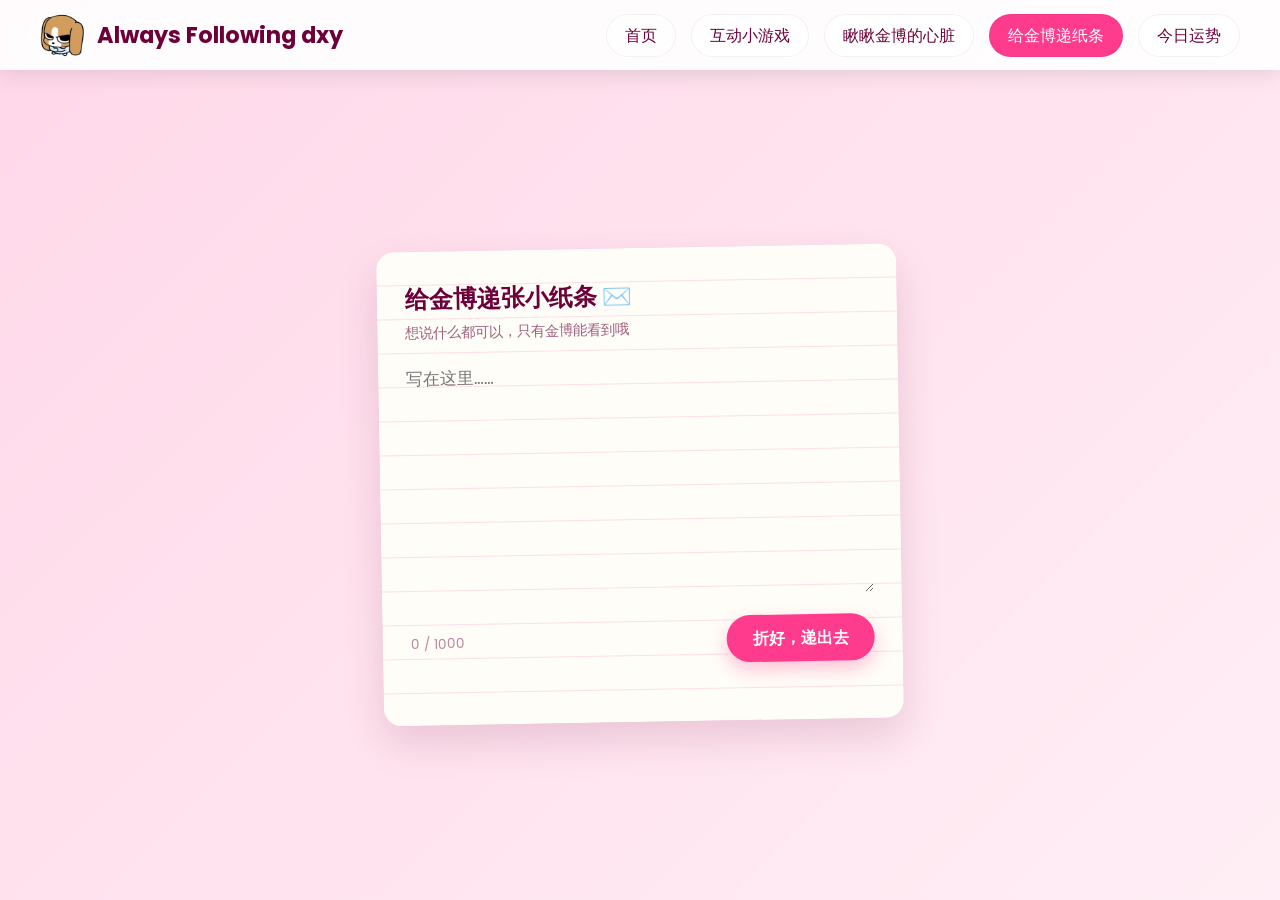
<file: message.html>
<!DOCTYPE html>
<html lang="zh-CN">

<head>
    <meta charset="utf-8">
    <meta http-equiv="X-UA-Compatible" content="IE=edge">
    <title>给金博递纸条 | Always Following dxy</title>
    <meta name="viewport" content="width=device-width, initial-scale=1">
    <link rel="preconnect" href="https://fonts.googleapis.com">
    <link rel="preconnect" href="https://fonts.gstatic.com" crossorigin>
    <link href="https://fonts.googleapis.com/css2?family=Poppins&display=swap" rel="stylesheet">
    <style>
        * {
            margin: 0;
            padding: 0;
            box-sizing: border-box;
            font-family: 'Poppins', 'Segoe UI', sans-serif;
        }

        :root {
            --primary: #ff3b8d;
            --secondary: #ff8cc6;
            --dark: #6d0039;
            --light: #fff9fb;
            --nav-height: 70px;
        }

        body {
            background: linear-gradient(135deg, #ffd8e9, #ffeef5);
            min-height: 100vh;
            color: #333;
            padding-top: var(--nav-height);
        }

        /* 导航栏样式（与首页一致） */
        .navbar {
            position: fixed;
            top: 0;
            left: 0;
            width: 100%;
            height: var(--nav-height);
            display: flex;
            align-items: center;
            justify-content: space-between;
            padding: 0 40px;
            background: rgba(255, 255, 255, 0.9);
            backdrop-filter: blur(10px);
            -webkit-backdrop-filter: blur(10px);
            box-shadow: 0 5px 20px rgba(0, 0, 0, 0.1);
            z-index: 1000;
        }

        .logo {
            display: flex;
            align-items: center;
            gap: 12px;
            font-weight: 700;
            font-size: 1.4rem;
            color: var(--dark);
        }

        .logo-img {
            height: 45px;
            width: auto;
            border-radius: 8px;
        }

        .nav-links {
            display: flex;
            gap: 15px;
        }

        .nav-link {
            text-decoration: none;
            padding: 8px 18px;
            border-radius: 30px;
            font-weight: 500;
            color: var(--dark);
            transition: all 0.3s ease;
            background: rgba(255, 255, 255, 0.7);
            border: 1px solid rgba(0, 0, 0, 0.05);
        }

        .nav-link:hover, .nav-link.active {
            background: var(--primary);
            color: white;
        }

        /* 纸条 */
        .page {
            min-height: calc(100vh - var(--nav-height));
            display: flex;
            align-items: center;
            justify-content: center;
            padding: 32px 20px;
        }

        .note {
            width: min(100%, 520px);
            padding: 30px 28px 26px;
            border-radius: 18px;
            background:
                repeating-linear-gradient(transparent 0 33px, rgba(255, 59, 141, 0.16) 33px 34px),
                #fffdf8;
            box-shadow: 0 18px 40px rgba(109, 0, 57, 0.14);
            transform: rotate(-1deg);
            transition: transform 0.6s ease, opacity 0.6s ease;
        }

        .note.sending {
            transform: rotate(-8deg) translateY(-40px) scale(0.6);
            opacity: 0;
        }

        .note h1 {
            color: var(--dark);
            font-size: 1.5rem;
            margin-bottom: 6px;
        }

        .note .hint {
            color: #a0607f;
            font-size: 0.9rem;
            margin-bottom: 18px;
        }

        .note textarea {
            width: 100%;
            min-height: 238px;
            resize: vertical;
            border: none;
            outline: none;
            background: transparent;
            font-size: 1.05rem;
            line-height: 34px;
            color: #4a2a3a;
        }

        .note .footer {
            display: flex;
            align-items: center;
            justify-content: space-between;
            gap: 12px;
            margin-top: 14px;
        }

        .note .counter {
            color: #b88aa1;
            font-size: 0.85rem;
        }

        .send-button {
            padding: 11px 26px;
            border: none;
            border-radius: 30px;
            background: var(--primary);
            color: white;
            font-size: 1rem;
            font-weight: 600;
            cursor: pointer;
            box-shadow: 0 8px 18px rgba(255, 59, 141, 0.3);
            transition: transform 0.2s ease, opacity 0.2s ease;
        }

        .send-button:hover {
            transform: translateY(-2px);
        }

        .send-button:disabled {
            opacity: 0.55;
            cursor: default;
            transform: none;
        }

        .status {
            min-height: 1.4em;
            margin-top: 12px;
            color: #c0306f;
            font-size: 0.9rem;
        }

        .status small {
            display: block;
            margin-top: 4px;
            color: #b88aa1;
            font-size: 0.75rem;
        }

        /* 递出去之后 */
        .delivered {
            display: none;
            text-align: center;
            color: var(--dark);
        }

        .delivered.show {
            display: block;
            animation: pop 0.5s ease;
        }

        .delivered .icon {
            font-size: 3.4rem;
            margin-bottom: 12px;
        }

        .delivered p {
            font-size: 1.2rem;
            font-weight: 600;
            margin-bottom: 22px;
        }

        /* 防机器人隐藏字段 */
        .botcheck {
            display: none;
        }

        @keyframes pop {
            0% { transform: scale(0.85); opacity: 0; }
            100% { transform: scale(1); opacity: 1; }
        }

        /* 响应式设计：手机端 5 个入口排成 3 + 2，第二行居中 */
        @media (max-width: 768px) {
            :root {
                --nav-height: 142px;
            }

            .navbar {
                align-items: stretch;
                justify-content: center;
                flex-direction: column;
                gap: 8px;
                padding: 10px 12px 12px;
            }

            .logo {
                justify-content: center;
                font-size: 0.95rem;
                gap: 8px;
            }

            .logo-img {
                height: 32px;
            }

            .nav-links {
                display: flex;
                flex-wrap: wrap;
                justify-content: center;
                gap: 8px;
                width: min(100%, 430px);
                margin: 0 auto;
            }

            .nav-link {
                flex: 0 0 calc((100% - 16px) / 3); /* 固定 1/3 宽，始终 3 + 2 两行 */
                display: flex;
                align-items: center;
                justify-content: center;
                min-height: 34px;
                padding: 7px 4px;
                border-radius: 12px;
                font-size: min(0.82rem, 3.4vw);
                line-height: 1.15;
                white-space: nowrap;
            }

            .note {
                padding: 24px 20px 20px;
            }

            .note textarea {
                min-height: 204px;
            }
        }
    </style>
</head>

<body>
    <nav class="navbar">
        <div class="logo">
            <img src="./images2/logo.png" alt="Logo" class="logo-img">
            <span>Always Following dxy</span>
        </div>
        <div class="nav-links">
            <a href="index.html?skipIntro=1" class="nav-link">首页</a>
            <a href="game.html" class="nav-link">互动小游戏</a>
            <a href="heart.html" class="nav-link">瞅瞅金博的心脏</a>
            <a href="message.html" class="nav-link active">给金博递纸条</a>
            <a href="fortune.html" class="nav-link">今日运势</a>
        </div>
    </nav>

    <main class="page">
        <form class="note" id="noteForm">
            <h1>给金博递张小纸条 ✉️</h1>
            <p class="hint">想说什么都可以，只有金博能看到哦</p>
            <textarea id="noteText" maxlength="1000" placeholder="写在这里……" required></textarea>
            <input type="checkbox" name="botcheck" class="botcheck" tabindex="-1" autocomplete="off">
            <div class="footer">
                <span class="counter" id="noteCounter">0 / 1000</span>
                <button type="submit" class="send-button" id="sendButton">折好，递出去</button>
            </div>
            <div class="status" id="noteStatus" role="status"></div>
        </form>

        <section class="delivered" id="delivered" aria-live="polite">
            <div class="icon">💌</div>
            <p>纸条已经递到金博手里啦</p>
            <button type="button" class="send-button" id="writeAgain">再写一张</button>
        </section>
    </main>

    <script>
        // 双通道：Server酱推到金博微信（国内稳定），Web3Forms 发邮件备份（服务器在国外，国内可能连不上）
        // 两个 Key 都只能给金博发消息，写在前端可以接受；被滥用时去官网重置即可
        const SERVERCHAN_SENDKEY = "SCT435232TKbYRdlpIBUaWxgdyUC6uNN7c";
        const WEB3FORMS_ACCESS_KEY = "dc95fc62-505b-4121-a9fb-6642bc9952bc";
        const SEND_TIMEOUT_MS = 10000;
        const PAGE_VERSION = "2026-10-09b"; // 失败提示里显示，便于判断手机是否加载了最新版
        const DRAFT_KEY = "note_draft";

        const form = document.getElementById("noteForm");
        const textarea = document.getElementById("noteText");
        const counter = document.getElementById("noteCounter");
        const statusText = document.getElementById("noteStatus");
        const sendButton = document.getElementById("sendButton");
        const delivered = document.getElementById("delivered");

        // 草稿自动保存在本机，没发出去也不会丢
        textarea.value = localStorage.getItem(DRAFT_KEY) || "";
        updateCounter();
        textarea.addEventListener("input", () => {
            localStorage.setItem(DRAFT_KEY, textarea.value);
            updateCounter();
        });

        function updateCounter() {
            counter.textContent = `${textarea.value.length} / ${textarea.maxLength}`;
        }

        // 超时就放弃，避免国内网络下一直卡在「递送中」
        async function postWithTimeout(url, options) {
            const controller = new AbortController();
            const timer = setTimeout(() => controller.abort(), SEND_TIMEOUT_MS);
            try {
                const response = await fetch(url, { ...options, signal: controller.signal });
                return await response.json();
            } finally {
                clearTimeout(timer);
            }
        }

        // 任意一个成功就 resolve，全部失败才 reject（等价于 Promise.any，兼容不支持它的老浏览器）
        function firstSuccess(promises) {
            return new Promise((resolve, reject) => {
                const errors = [];
                let pending = promises.length;
                promises.forEach((promise, index) => {
                    promise.then(resolve, (error) => {
                        errors[index] = error;
                        if (--pending === 0) reject(errors);
                    });
                });
            });
        }

        function describeError(error) {
            if (!error) return "未知错误";
            if (error.name === "AbortError") return "超时";
            if (error.name === "TypeError") return "网络不通";
            return error.message || String(error);
        }

        async function sendToWechat(message) {
            const result = await postWithTimeout(`https://sctapi.ftqq.com/${SERVERCHAN_SENDKEY}.send`, {
                method: "POST",
                body: new URLSearchParams({ title: "dxy 递来一张小纸条 💌", desp: message })
            });
            if (result.code !== 0) throw new Error(result.message);
        }

        async function sendToEmail(message) {
            const result = await postWithTimeout("https://api.web3forms.com/submit", {
                method: "POST",
                headers: { "Content-Type": "application/json", Accept: "application/json" },
                body: JSON.stringify({
                    access_key: WEB3FORMS_ACCESS_KEY,
                    subject: "dxy 递来一张小纸条 💌",
                    from_name: "dxy 的小纸条",
                    message,
                    botcheck: form.botcheck.checked
                })
            });
            if (!result.success) throw new Error(result.message);
        }

        form.addEventListener("submit", async (event) => {
            event.preventDefault();
            const message = textarea.value.trim();
            if (!message) {
                statusText.textContent = "还什么都没写呢～";
                return;
            }

            sendButton.disabled = true;
            sendButton.textContent = "递送中…";
            statusText.textContent = "";

            try {
                // 隐藏字段被勾上说明是机器人：假装成功，两路都不发
                // 否则任意一路成功就算送达，另一路继续在后台发送
                if (!form.botcheck.checked) {
                    await firstSuccess([sendToWechat(message), sendToEmail(message)]);
                }

                localStorage.removeItem(DRAFT_KEY);
                form.classList.add("sending");
                setTimeout(() => {
                    form.style.display = "none";
                    delivered.classList.add("show");
                }, 600);
            } catch (errors) {
                const [wechatError, emailError] = Array.isArray(errors) ? errors : [errors, errors];
                statusText.textContent = "纸条好像没递出去，内容已经帮你保存好了，稍后再试一次吧";
                const detail = document.createElement("small");
                detail.textContent = `微信：${describeError(wechatError)} ｜ 邮件：${describeError(emailError)} ｜ 版本 ${PAGE_VERSION}`;
                statusText.appendChild(detail);
            } finally {
                sendButton.disabled = false;
                sendButton.textContent = "折好，递出去";
            }
        });

        document.getElementById("writeAgain").addEventListener("click", () => {
            textarea.value = "";
            updateCounter();
            delivered.classList.remove("show");
            form.classList.remove("sending");
            form.style.display = "";
            textarea.focus();
        });
    </script>
</body>

</html>
</file>
<file: fliptimer/fliptimer.css>
/* THEMES */

/********** Theme: dark **********/
/* Font styles */
.fliptimer.fliptimer__theme-dark {
  font-family: sans-serif;
  font-weight: bold;
}
/* Rotor group headings */
.fliptimer.fliptimer__theme-dark .rotor-group-heading:before {
  color: #000000;
}
/* Delimeters */
.fliptimer.fliptimer__theme-dark .rotor-group:nth-child(n+2):nth-child(-n+3):before,
.fliptimer.fliptimer__theme-dark .rotor-group:nth-child(n+2):nth-child(-n+3):after {
  background-color: #151515;
}
/* Rotor tops */
.fliptimer.fliptimer__theme-dark .rotor,
.fliptimer.fliptimer__theme-dark .rotor-top,
.fliptimer.fliptimer__theme-dark .rotor-leaf-front {
  color: #FFFFFF;
  background-color: #151515;
}
/* Rotor bottoms */
.fliptimer.fliptimer__theme-dark .rotor-bottom,
.fliptimer.fliptimer__theme-dark .rotor-leaf-rear {
  color: #EFEFEF;
  background-color: #202020;
}
/* Hinge */
.fliptimer.fliptimer__theme-dark .rotor:after {
  border-top: solid 1px #151515;
}

/********** Theme: light **********/
/* Font styles */
.fliptimer.fliptimer__theme-light {
  font-family: sans-serif;
  font-weight: bold;
}
/* Rotor group headings */
.fliptimer.fliptimer__theme-light .rotor-group-heading:before {
  color: #EEEEEE;
}
/* Delimeters */
.fliptimer.fliptimer__theme-light .rotor-group:nth-child(n+2):nth-child(-n+3):before,
.fliptimer.fliptimer__theme-light .rotor-group:nth-child(n+2):nth-child(-n+3):after {
  background-color: #DDDDDD;
}
/* Rotor tops */
.fliptimer.fliptimer__theme-light .rotor,
.fliptimer.fliptimer__theme-light .rotor-top,
.fliptimer.fliptimer__theme-light .rotor-leaf-front {
  color: #222222;
  background-color: #DDDDDD;
}
/* Rotor bottoms */
.fliptimer.fliptimer__theme-light .rotor-bottom,
.fliptimer.fliptimer__theme-light .rotor-leaf-rear {
  color: #333333;
  background-color: #EEEEEE;
}
/* Hinge */
.fliptimer.fliptimer__theme-light .rotor:after {
  border-top: solid 1px #222222;
}

/* END OF THEMES */

.fliptimer {
  overflow: visible;
  /* width: 510px; */
  height: 110px;
}

.fliptimer .rotor-group {
  position: relative;
  float: left;
  padding-right: 30px;
}

.fliptimer .rotor-group:last-child {
  padding-right: 0;
}

.fliptimer .rotor-group-heading:before {
  display: block;
  height: 30px;
  line-height: 30px;
  text-align: center;
}

.fliptimer .rotor-group:nth-child(1) .rotor-group-heading:before {
  content: attr(data-before);
}

.fliptimer .rotor-group:nth-child(2) .rotor-group-heading:before {
  content: attr(data-before);
}

.fliptimer .rotor-group:nth-child(3) .rotor-group-heading:before {
  content: attr(data-before);
}

.fliptimer .rotor-group:nth-child(4) .rotor-group-heading:before {
  content: attr(data-before);
}

.fliptimer .rotor-group:nth-child(n+2):nth-child(-n+3):before {
  content: '';
  position: absolute;
  bottom: 20px;
  left: 115px;
  width: 10px;
  height: 10px;
  border-radius: 50%;
}

.fliptimer .rotor-group:nth-child(n+2):nth-child(-n+3):after {
  content: '';
  position: absolute;
  bottom: 50px;
  left: 115px;
  width: 10px;
  height: 10px;
  border-radius: 50%;
}

.fliptimer .rotor {
  position: relative;
  float: left;
  width: 50px;
  height: 80px;
  margin: 0px 5px 0px 0px;
  border-radius: 4px;
  font-size: 4rem;
  text-align: center;
  perspective: 200px;
}

.fliptimer .rotor:last-child {
  margin-right: 0;
}

.fliptimer .rotor-top,
.fliptimer .rotor-bottom {
  overflow: hidden;
  position: absolute;
  width: 50px;
  height: 40px;
}

.fliptimer .rotor-leaf {
  z-index: 1;
  position: absolute;
  width: 50px;
  height: 80px;
  transform-style: preserve-3d;
  transition: transform 0s;
}

.fliptimer .rotor-leaf.flipped {
  transform: rotateX(-180deg);
  transition: all 0.5s ease-in-out;
}

.fliptimer .rotor-leaf-front,
.fliptimer .rotor-leaf-rear {
  overflow: hidden;
  position: absolute;
  width: 50px;
  height: 40px;
  margin: 0;
  transform: rotateX(0deg);
  backface-visibility: hidden;
  -webkit-backface-visibility: hidden;
}

.fliptimer .rotor-leaf-front {
  line-height: 80px;
  border-radius: 4px 4px 0px 0px;
}

.fliptimer .rotor-leaf-rear {
  line-height: 0px;
  border-radius: 0px 0px 4px 4px;
  transform: rotateX(-180deg);
}

.fliptimer .rotor-top {
  line-height: 80px;
  border-radius: 4px 4px 0px 0px;
}

.fliptimer .rotor-bottom {
  bottom: 0;
  line-height: 0px;
  border-radius: 0px 0px 4px 4px;
}

.fliptimer .rotor:after {
  content: '';
  z-index: 2;
  position: absolute;
  bottom: 0px;
  left: 0px;
  width: 50px;
  height: 40px;
  border-radius: 0px 0px 4px 4px;
}

@media (max-width: 550px) {

  .fliptimer {
    /* width: 312px; */
    height: 70px;
  }

  .fliptimer .rotor {
    font-size: 2.2rem;
    margin-right: 3px;
  }

  .fliptimer .rotor,
  .fliptimer .rotor-leaf,
  .fliptimer .rotor-leaf-front,
  .fliptimer .rotor-leaf-rear,
  .fliptimer .rotor-top,
  .fliptimer .rotor-bottom,
  .fliptimer .rotor:after {
    width: 30px;
  }

  .fliptimer .rotor-group {
    padding-right: 14px;
  }

  .fliptimer .rotor-group:last-child {
    padding-right: 0px;
  }

  .fliptimer .rotor-group-heading:before {
    font-size: 0.8rem;
    height: 20px;
    line-height: 20px;
  }

  .fliptimer .rotor-group:nth-child(n+2):nth-child(-n+3):before,
  .fliptimer .rotor-group:nth-child(n+2):nth-child(-n+3):after {
    left: 66px;
  }

  .fliptimer .rotor-group:nth-child(n+2):nth-child(-n+3):before {
    bottom: 13px;
    height: 8px;
    width: 8px;
  }

  .fliptimer .rotor-group:nth-child(n+2):nth-child(-n+3):after {
    bottom: 29px;
    height: 8px;
    width: 8px;
  }

  .fliptimer .rotor-leaf-front,
  .fliptimer .rotor-top {
    line-height: 50px;
  }

  .fliptimer .rotor-leaf,
  .fliptimer .rotor {
    height: 50px;
  }

  .fliptimer .rotor-leaf-front,
  .fliptimer .rotor-leaf-rear,
  .fliptimer .rotor-top,
  .fliptimer .rotor-bottom,
  .fliptimer .rotor:after {
    height: 25px;
  }
}
</file>
<file: css_game/style.css>
body {
    background-color: #f1d5da;
    /* 浅粉色 */
    text-align: center;
    font-family: Arial, sans-serif;
    margin: 0;
    padding: 0;
    display: flex;
    justify-content: center;
    align-items: center;
    height: 100vh;
}

.container {
    width: 90%;
    /* 适应手机屏幕宽度 */
}

#mainImage {
    width: 100%;
    /* 图片宽度自适应容器 */
    max-width: 200px;
    /* 最大宽度限制 */
    border-radius: 16px;
    /* 照片圆角 */
    transition: all 0.3s ease;
}

h1 {
    font-size: 5vw;
    /* 字体大小根据视口宽度变化 */
    color: #68495b;
    margin: 20px 0;
    /* 增加上下间距 */
    text-wrap: balance;
    /* 长问题换行时两行等长，避免末尾单字成行 */
    max-width: 500px;
    margin-left: auto;
    margin-right: auto;
}

button {
    box-sizing: border-box;
    font-size: 4vw;
    /* 字体大小根据视口宽度变化 */
    padding: 10px 20px;
    border: none;
    border-radius: 5px;
    cursor: pointer;
    margin: 10px;
    transition: width 0.2s ease-in-out, height 0.2s ease-in-out,
        background-color 0.2s ease, opacity 0.2s ease, transform 0.2s ease;
}

.buttons {
    display: flex;
    flex-direction: column;
    /* 两个按钮上下排列，Yes 变大时把 No 往下推 */
    align-items: center;
}

#yes {
    box-sizing: border-box;
    flex-shrink: 0;
    /* 初始就比“？你认真的吗…”的七个字符加左右内边距宽 16px。 */
    width: calc(7em + 56px);
    max-width: calc(100% - 20px);
    transition: width 0.2s ease-in-out, height 0.2s ease-in-out;
    background-color: #d4818e;
    /* 粉色 */
    color: white;
}

#no {
    flex-shrink: 0;
    white-space: nowrap;
    background-color: #6784b1;
    /* 蓝色 */
    color: white;
    position: relative;
}

.yes-screen {
    position: fixed;
    top: 0;
    left: 0;
    width: 100vw;
    height: 100vh;
    background-color: #ffdae0;
    /* 粉色 */
    display: flex;
    flex-direction: column;
    align-items: center;
    justify-content: center;
}

.yes-text {
    font-size: 7vw;
    /* 字体大小根据视口宽度变化 */
}

.yes-image {
    width: 50%;
    /* 图片宽度自适应容器 */
    max-width: 300px;
    /* 最大宽度限制 */
    border-radius: 16px;
    /* 照片圆角 */
}

/* 电脑端样式优化 */
@media (min-width: 768px) {
    body {
        display: block;
    }

    .container {
        position: absolute;
        top: 50%;
        left: 50%;
        transform: translate(-50%, -50%);
        width: 90%;
        max-width: none;
    }

    #mainImage {
        width: 200px;
        /* 固定图片宽度 */
    }

    h1 {
        font-size: 28px;
        /* 固定字体大小 */
        margin: 20px auto;
    }

    button {
        font-size: 18px;
        /* 固定字体大小 */
    }

    .buttons {
        flex-direction: row;
        justify-content: center;
        align-items: center;
        gap: 12px;
    }

    .yes-text {
        font-size: 36px;
        /* 固定字体大小 */
    }

    .yes-image {
        width: 300px;
        /* 固定图片宽度 */
    }
}
#backButton {
  position: fixed;
  bottom: 20px;
  left: 50%;
  transform: translateX(-50%);
  z-index: 1000; /* 确保在成功页面上方 */
}
.back-button {
  margin-top: 20px;
  padding: 10px 20px;
  font-size: 18px;
  border: none;
  border-radius: 8px;
  background: #ff6aa0;
  color: #fff;
  cursor: pointer;
  transition: background 0.2s ease;
}
.back-button:hover { background: #ff3b8d; }
</file>
